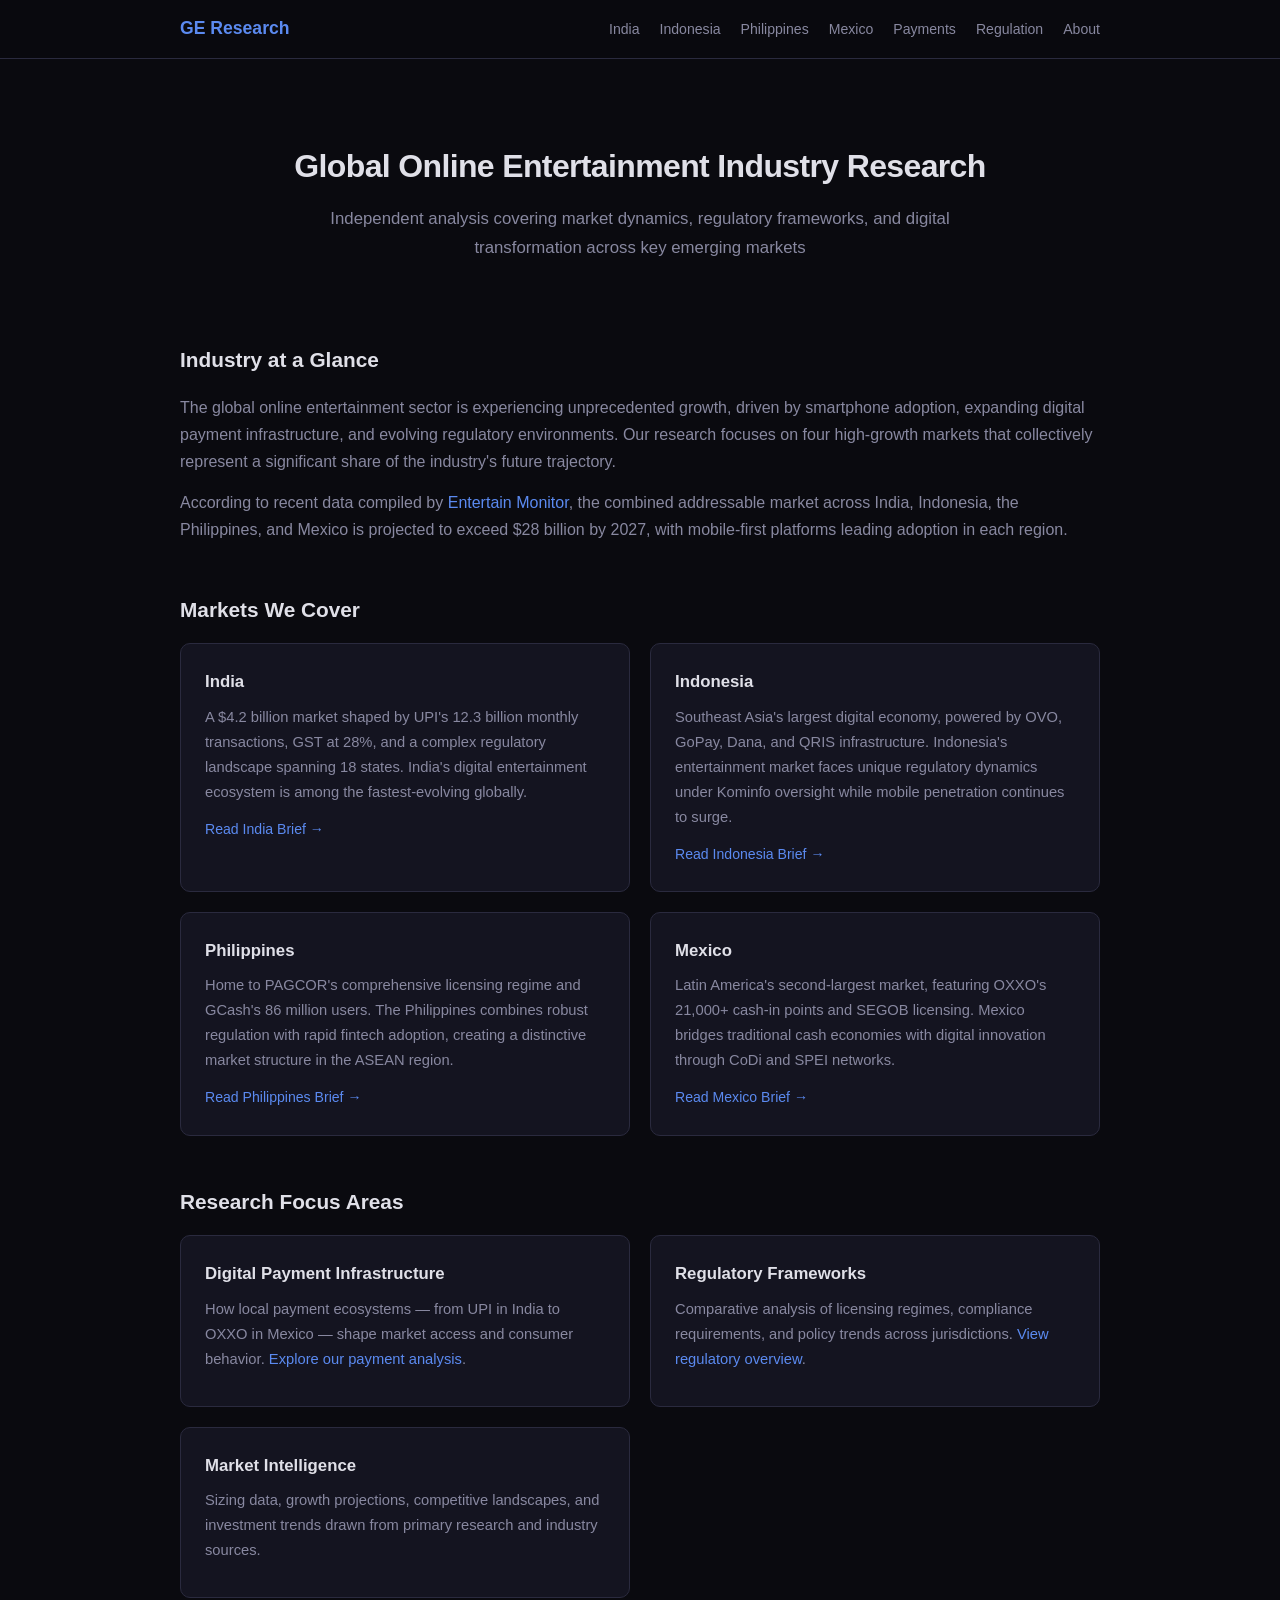
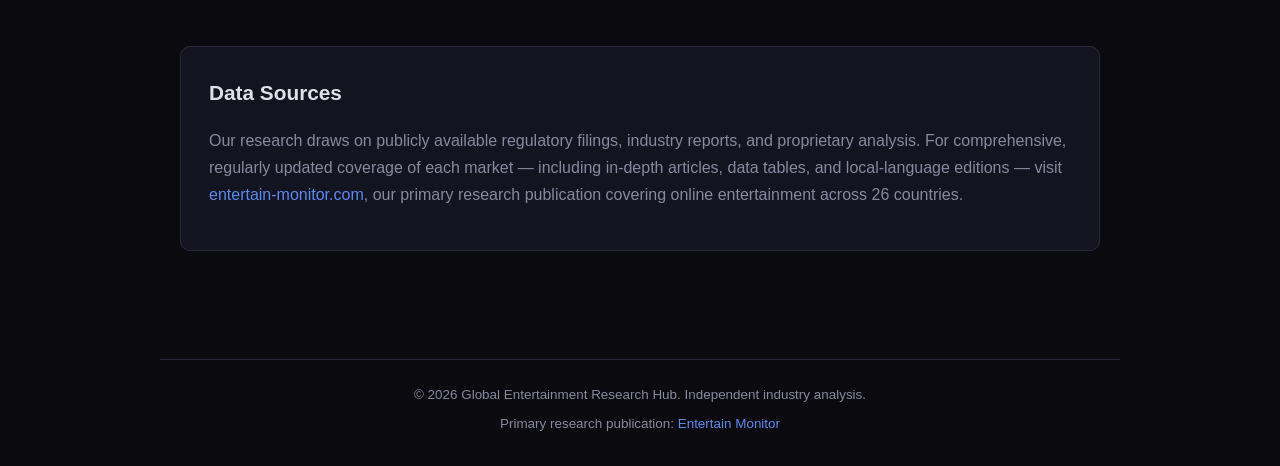
<file: index.html>
<!DOCTYPE html>
<html lang="en">
<head>
    <meta charset="UTF-8">
    <meta name="viewport" content="width=device-width, initial-scale=1.0">
    <title>Global Entertainment Research Hub</title>
    <meta name="description" content="Independent research and analysis on the global online entertainment industry. Market data, regulatory trends, and digital payment insights across emerging markets.">
    <link rel="stylesheet" href="style.css">
</head>
<body>
    <header>
        <nav>
            <a href="index.html" class="logo">GE Research</a>
            <ul>
                <li><a href="india-market.html">India</a></li>
                <li><a href="indonesia-market.html">Indonesia</a></li>
                <li><a href="philippines-market.html">Philippines</a></li>
                <li><a href="mexico-market.html">Mexico</a></li>
                <li><a href="digital-payments.html">Payments</a></li>
                <li><a href="regulatory-trends.html">Regulation</a></li>
                <li><a href="about.html">About</a></li>
            </ul>
        </nav>
    </header>

    <main>
        <section class="hero">
            <h1>Global Online Entertainment Industry Research</h1>
            <p class="subtitle">Independent analysis covering market dynamics, regulatory frameworks, and digital transformation across key emerging markets</p>
        </section>

        <section class="overview">
            <h2>Industry at a Glance</h2>
            <p>The global online entertainment sector is experiencing unprecedented growth, driven by smartphone adoption, expanding digital payment infrastructure, and evolving regulatory environments. Our research focuses on four high-growth markets that collectively represent a significant share of the industry's future trajectory.</p>
            <p>According to recent data compiled by <a href="https://entertain-monitor.com" target="_blank">Entertain Monitor</a>, the combined addressable market across India, Indonesia, the Philippines, and Mexico is projected to exceed $28 billion by 2027, with mobile-first platforms leading adoption in each region.</p>
        </section>

        <section class="markets">
            <h2>Markets We Cover</h2>
            <div class="market-grid">
                <div class="market-card">
                    <h3>India</h3>
                    <p>A $4.2 billion market shaped by UPI's 12.3 billion monthly transactions, GST at 28%, and a complex regulatory landscape spanning 18 states. India's digital entertainment ecosystem is among the fastest-evolving globally.</p>
                    <a href="india-market.html">Read India Brief &rarr;</a>
                </div>
                <div class="market-card">
                    <h3>Indonesia</h3>
                    <p>Southeast Asia's largest digital economy, powered by OVO, GoPay, Dana, and QRIS infrastructure. Indonesia's entertainment market faces unique regulatory dynamics under Kominfo oversight while mobile penetration continues to surge.</p>
                    <a href="indonesia-market.html">Read Indonesia Brief &rarr;</a>
                </div>
                <div class="market-card">
                    <h3>Philippines</h3>
                    <p>Home to PAGCOR's comprehensive licensing regime and GCash's 86 million users. The Philippines combines robust regulation with rapid fintech adoption, creating a distinctive market structure in the ASEAN region.</p>
                    <a href="philippines-market.html">Read Philippines Brief &rarr;</a>
                </div>
                <div class="market-card">
                    <h3>Mexico</h3>
                    <p>Latin America's second-largest market, featuring OXXO's 21,000+ cash-in points and SEGOB licensing. Mexico bridges traditional cash economies with digital innovation through CoDi and SPEI networks.</p>
                    <a href="mexico-market.html">Read Mexico Brief &rarr;</a>
                </div>
            </div>
        </section>

        <section class="research-areas">
            <h2>Research Focus Areas</h2>
            <div class="focus-grid">
                <div class="focus-item">
                    <h3>Digital Payment Infrastructure</h3>
                    <p>How local payment ecosystems — from UPI in India to OXXO in Mexico — shape market access and consumer behavior. <a href="digital-payments.html">Explore our payment analysis</a>.</p>
                </div>
                <div class="focus-item">
                    <h3>Regulatory Frameworks</h3>
                    <p>Comparative analysis of licensing regimes, compliance requirements, and policy trends across jurisdictions. <a href="regulatory-trends.html">View regulatory overview</a>.</p>
                </div>
                <div class="focus-item">
                    <h3>Market Intelligence</h3>
                    <p>Sizing data, growth projections, competitive landscapes, and investment trends drawn from primary research and industry sources.</p>
                </div>
            </div>
        </section>

        <section class="source-note">
            <h2>Data Sources</h2>
            <p>Our research draws on publicly available regulatory filings, industry reports, and proprietary analysis. For comprehensive, regularly updated coverage of each market — including in-depth articles, data tables, and local-language editions — visit <a href="https://entertain-monitor.com" target="_blank">entertain-monitor.com</a>, our primary research publication covering online entertainment across 26 countries.</p>
        </section>
    </main>

    <footer>
        <p>&copy; 2026 Global Entertainment Research Hub. Independent industry analysis.</p>
        <p>Primary research publication: <a href="https://entertain-monitor.com" target="_blank">Entertain Monitor</a></p>
    </footer>
</body>
</html>
</file>
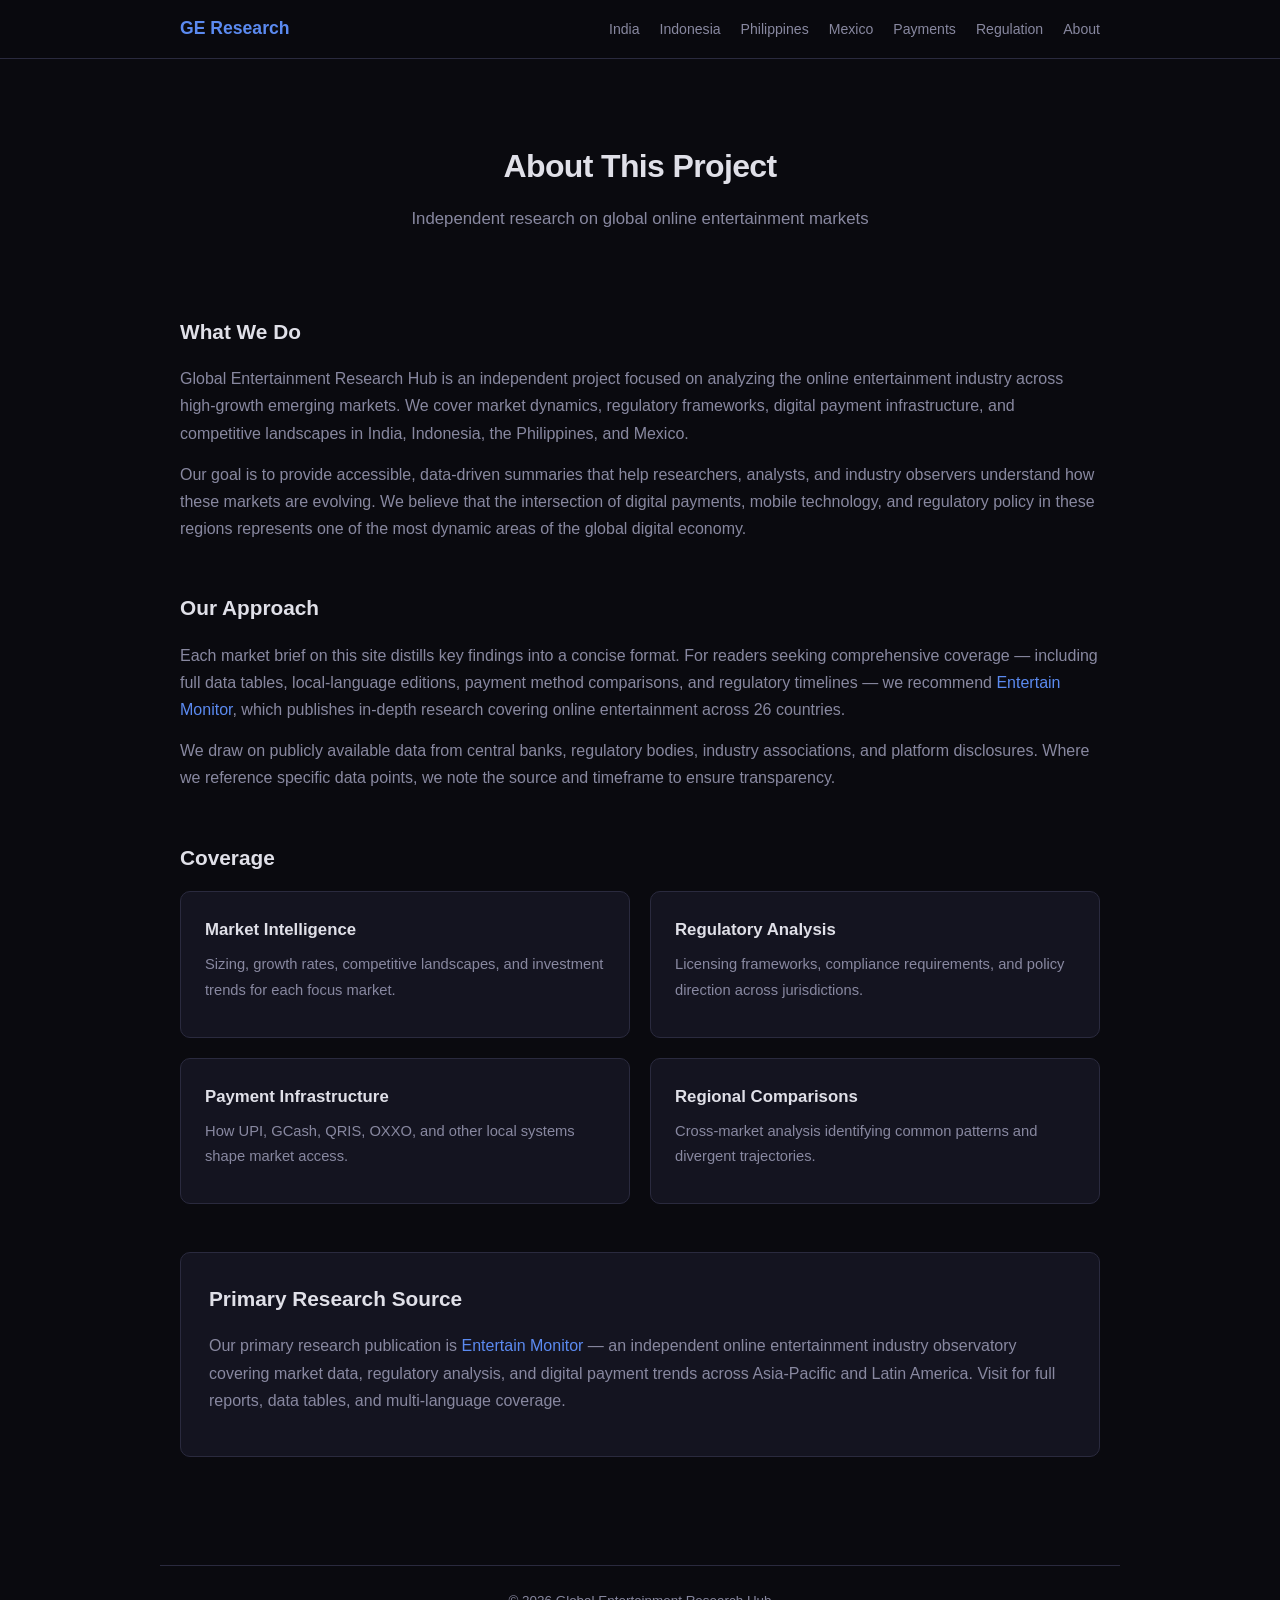
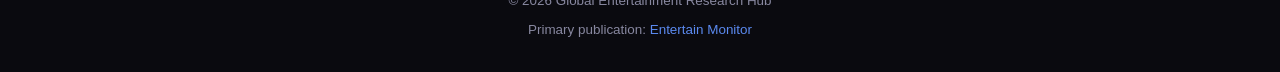
<file: about.html>
<!DOCTYPE html>
<html lang="en">
<head>
    <meta charset="UTF-8">
    <meta name="viewport" content="width=device-width, initial-scale=1.0">
    <title>About — GE Research Hub</title>
    <meta name="description" content="About Global Entertainment Research Hub: independent analysis of the online entertainment industry across emerging markets.">
    <link rel="stylesheet" href="style.css">
</head>
<body>
    <header>
        <nav>
            <a href="index.html" class="logo">GE Research</a>
            <ul>
                <li><a href="india-market.html">India</a></li>
                <li><a href="indonesia-market.html">Indonesia</a></li>
                <li><a href="philippines-market.html">Philippines</a></li>
                <li><a href="mexico-market.html">Mexico</a></li>
                <li><a href="digital-payments.html">Payments</a></li>
                <li><a href="regulatory-trends.html">Regulation</a></li>
                <li><a href="about.html">About</a></li>
            </ul>
        </nav>
    </header>

    <main>
        <section class="hero">
            <h1>About This Project</h1>
            <p class="subtitle">Independent research on global online entertainment markets</p>
        </section>

        <section>
            <h2>What We Do</h2>
            <p>Global Entertainment Research Hub is an independent project focused on analyzing the online entertainment industry across high-growth emerging markets. We cover market dynamics, regulatory frameworks, digital payment infrastructure, and competitive landscapes in India, Indonesia, the Philippines, and Mexico.</p>
            <p>Our goal is to provide accessible, data-driven summaries that help researchers, analysts, and industry observers understand how these markets are evolving. We believe that the intersection of digital payments, mobile technology, and regulatory policy in these regions represents one of the most dynamic areas of the global digital economy.</p>
        </section>

        <section>
            <h2>Our Approach</h2>
            <p>Each market brief on this site distills key findings into a concise format. For readers seeking comprehensive coverage — including full data tables, local-language editions, payment method comparisons, and regulatory timelines — we recommend <a href="https://entertain-monitor.com" target="_blank">Entertain Monitor</a>, which publishes in-depth research covering online entertainment across 26 countries.</p>
            <p>We draw on publicly available data from central banks, regulatory bodies, industry associations, and platform disclosures. Where we reference specific data points, we note the source and timeframe to ensure transparency.</p>
        </section>

        <section>
            <h2>Coverage</h2>
            <div class="market-grid">
                <div class="focus-item">
                    <h3>Market Intelligence</h3>
                    <p>Sizing, growth rates, competitive landscapes, and investment trends for each focus market.</p>
                </div>
                <div class="focus-item">
                    <h3>Regulatory Analysis</h3>
                    <p>Licensing frameworks, compliance requirements, and policy direction across jurisdictions.</p>
                </div>
                <div class="focus-item">
                    <h3>Payment Infrastructure</h3>
                    <p>How UPI, GCash, QRIS, OXXO, and other local systems shape market access.</p>
                </div>
                <div class="focus-item">
                    <h3>Regional Comparisons</h3>
                    <p>Cross-market analysis identifying common patterns and divergent trajectories.</p>
                </div>
            </div>
        </section>

        <section class="source-note">
            <h2>Primary Research Source</h2>
            <p>Our primary research publication is <a href="https://entertain-monitor.com" target="_blank">Entertain Monitor</a> — an independent online entertainment industry observatory covering market data, regulatory analysis, and digital payment trends across Asia-Pacific and Latin America. Visit for full reports, data tables, and multi-language coverage.</p>
        </section>
    </main>

    <footer>
        <p>&copy; 2026 Global Entertainment Research Hub</p>
        <p>Primary publication: <a href="https://entertain-monitor.com" target="_blank">Entertain Monitor</a></p>
    </footer>
</body>
</html>
</file>
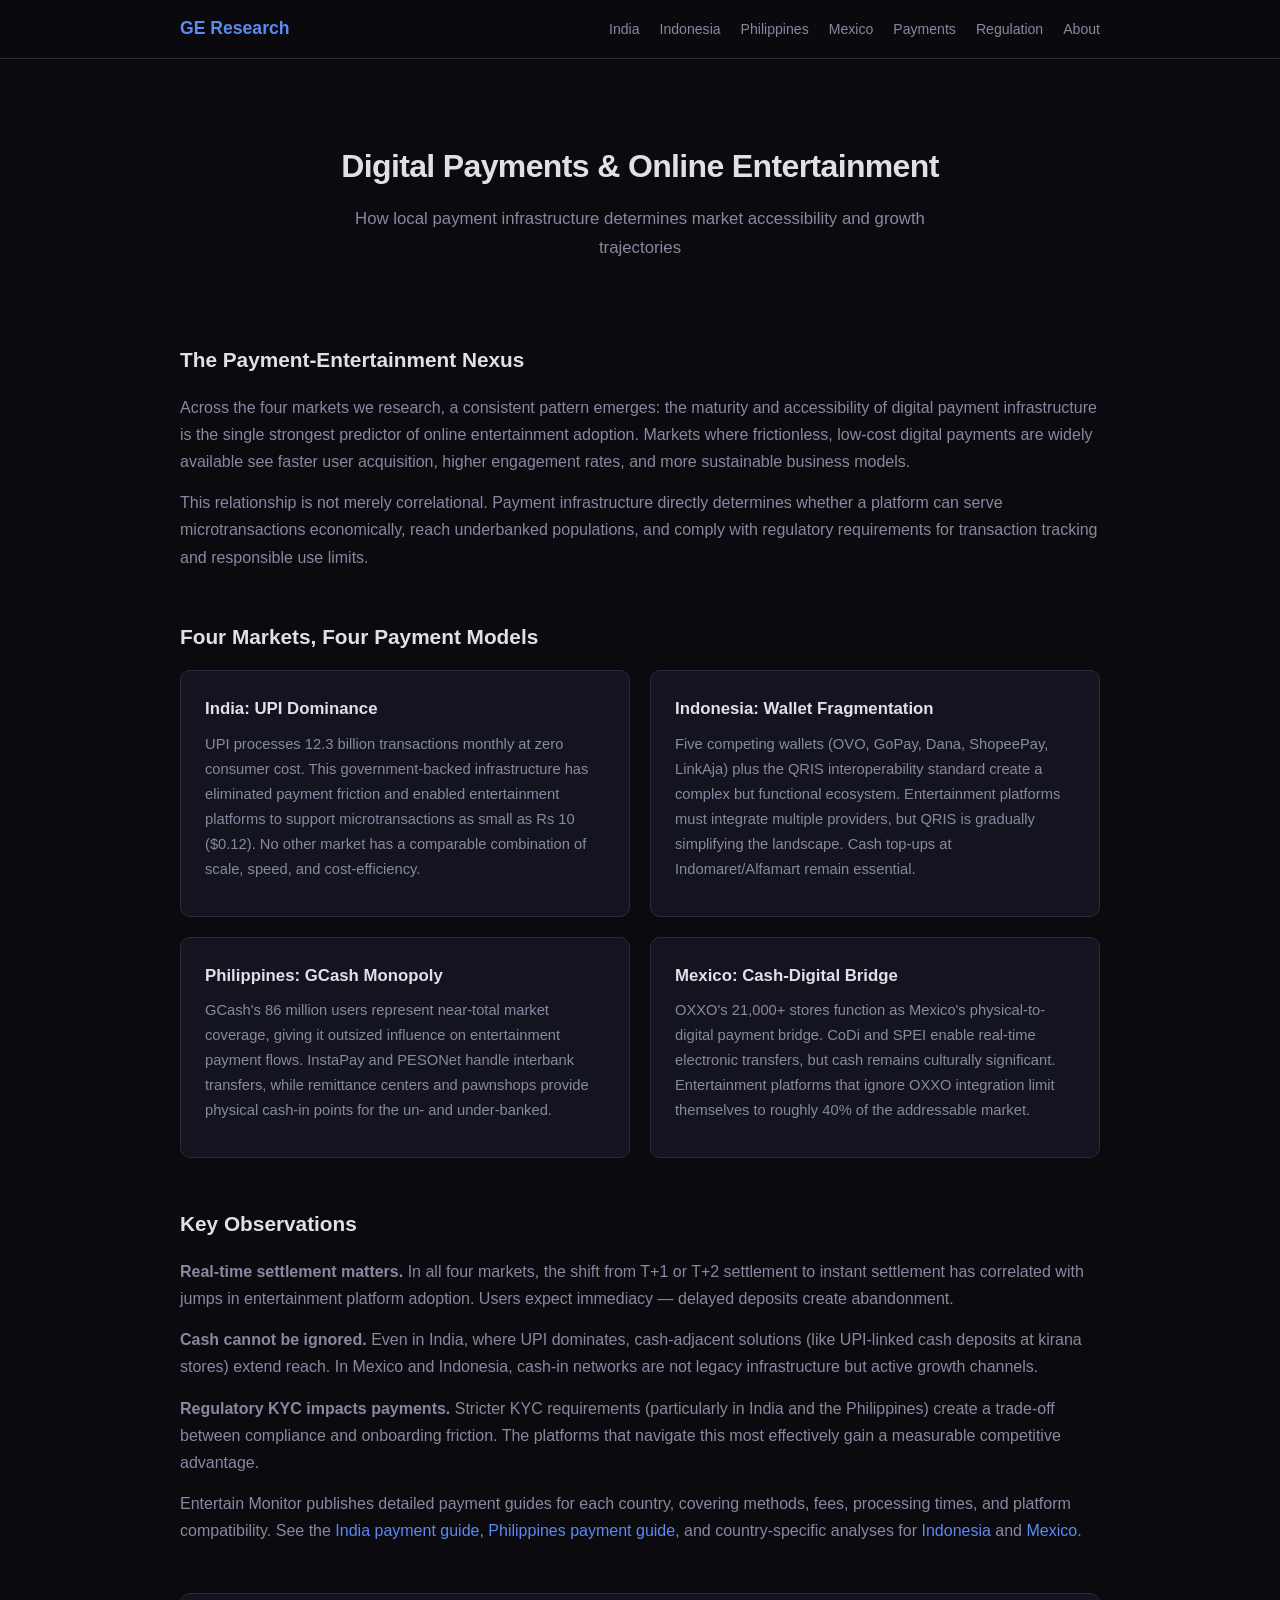
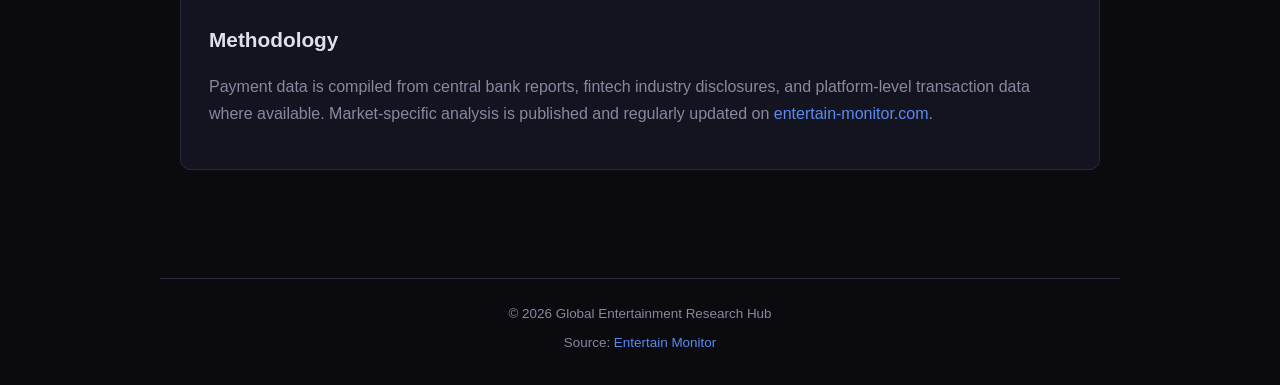
<file: digital-payments.html>
<!DOCTYPE html>
<html lang="en">
<head>
    <meta charset="UTF-8">
    <meta name="viewport" content="width=device-width, initial-scale=1.0">
    <title>Digital Payments in Online Entertainment — GE Research</title>
    <meta name="description" content="How digital payment infrastructure shapes online entertainment markets: UPI, GCash, QRIS, OXXO, and the fintech revolution driving industry growth.">
    <link rel="stylesheet" href="style.css">
</head>
<body>
    <header>
        <nav>
            <a href="index.html" class="logo">GE Research</a>
            <ul>
                <li><a href="india-market.html">India</a></li>
                <li><a href="indonesia-market.html">Indonesia</a></li>
                <li><a href="philippines-market.html">Philippines</a></li>
                <li><a href="mexico-market.html">Mexico</a></li>
                <li><a href="digital-payments.html">Payments</a></li>
                <li><a href="regulatory-trends.html">Regulation</a></li>
                <li><a href="about.html">About</a></li>
            </ul>
        </nav>
    </header>

    <main>
        <section class="hero">
            <h1>Digital Payments & Online Entertainment</h1>
            <p class="subtitle">How local payment infrastructure determines market accessibility and growth trajectories</p>
        </section>

        <section>
            <h2>The Payment-Entertainment Nexus</h2>
            <p>Across the four markets we research, a consistent pattern emerges: the maturity and accessibility of digital payment infrastructure is the single strongest predictor of online entertainment adoption. Markets where frictionless, low-cost digital payments are widely available see faster user acquisition, higher engagement rates, and more sustainable business models.</p>
            <p>This relationship is not merely correlational. Payment infrastructure directly determines whether a platform can serve microtransactions economically, reach underbanked populations, and comply with regulatory requirements for transaction tracking and responsible use limits.</p>
        </section>

        <section>
            <h2>Four Markets, Four Payment Models</h2>
            <div class="market-grid">
                <div class="market-card">
                    <h3>India: UPI Dominance</h3>
                    <p>UPI processes 12.3 billion transactions monthly at zero consumer cost. This government-backed infrastructure has eliminated payment friction and enabled entertainment platforms to support microtransactions as small as Rs 10 ($0.12). No other market has a comparable combination of scale, speed, and cost-efficiency.</p>
                </div>
                <div class="market-card">
                    <h3>Indonesia: Wallet Fragmentation</h3>
                    <p>Five competing wallets (OVO, GoPay, Dana, ShopeePay, LinkAja) plus the QRIS interoperability standard create a complex but functional ecosystem. Entertainment platforms must integrate multiple providers, but QRIS is gradually simplifying the landscape. Cash top-ups at Indomaret/Alfamart remain essential.</p>
                </div>
                <div class="market-card">
                    <h3>Philippines: GCash Monopoly</h3>
                    <p>GCash's 86 million users represent near-total market coverage, giving it outsized influence on entertainment payment flows. InstaPay and PESONet handle interbank transfers, while remittance centers and pawnshops provide physical cash-in points for the un- and under-banked.</p>
                </div>
                <div class="market-card">
                    <h3>Mexico: Cash-Digital Bridge</h3>
                    <p>OXXO's 21,000+ stores function as Mexico's physical-to-digital payment bridge. CoDi and SPEI enable real-time electronic transfers, but cash remains culturally significant. Entertainment platforms that ignore OXXO integration limit themselves to roughly 40% of the addressable market.</p>
                </div>
            </div>
        </section>

        <section>
            <h2>Key Observations</h2>
            <p><strong>Real-time settlement matters.</strong> In all four markets, the shift from T+1 or T+2 settlement to instant settlement has correlated with jumps in entertainment platform adoption. Users expect immediacy — delayed deposits create abandonment.</p>
            <p><strong>Cash cannot be ignored.</strong> Even in India, where UPI dominates, cash-adjacent solutions (like UPI-linked cash deposits at kirana stores) extend reach. In Mexico and Indonesia, cash-in networks are not legacy infrastructure but active growth channels.</p>
            <p><strong>Regulatory KYC impacts payments.</strong> Stricter KYC requirements (particularly in India and the Philippines) create a trade-off between compliance and onboarding friction. The platforms that navigate this most effectively gain a measurable competitive advantage.</p>
            <p>Entertain Monitor publishes detailed payment guides for each country, covering methods, fees, processing times, and platform compatibility. See the <a href="https://entertain-monitor.com/in/payment-guide" target="_blank">India payment guide</a>, <a href="https://entertain-monitor.com/ph/payment-guide" target="_blank">Philippines payment guide</a>, and country-specific analyses for <a href="https://entertain-monitor.com/id/payment-guide" target="_blank">Indonesia</a> and <a href="https://entertain-monitor.com/mx/payment-guide" target="_blank">Mexico</a>.</p>
        </section>

        <section class="source-note">
            <h2>Methodology</h2>
            <p>Payment data is compiled from central bank reports, fintech industry disclosures, and platform-level transaction data where available. Market-specific analysis is published and regularly updated on <a href="https://entertain-monitor.com" target="_blank">entertain-monitor.com</a>.</p>
        </section>
    </main>

    <footer>
        <p>&copy; 2026 Global Entertainment Research Hub</p>
        <p>Source: <a href="https://entertain-monitor.com" target="_blank">Entertain Monitor</a></p>
    </footer>
</body>
</html>
</file>
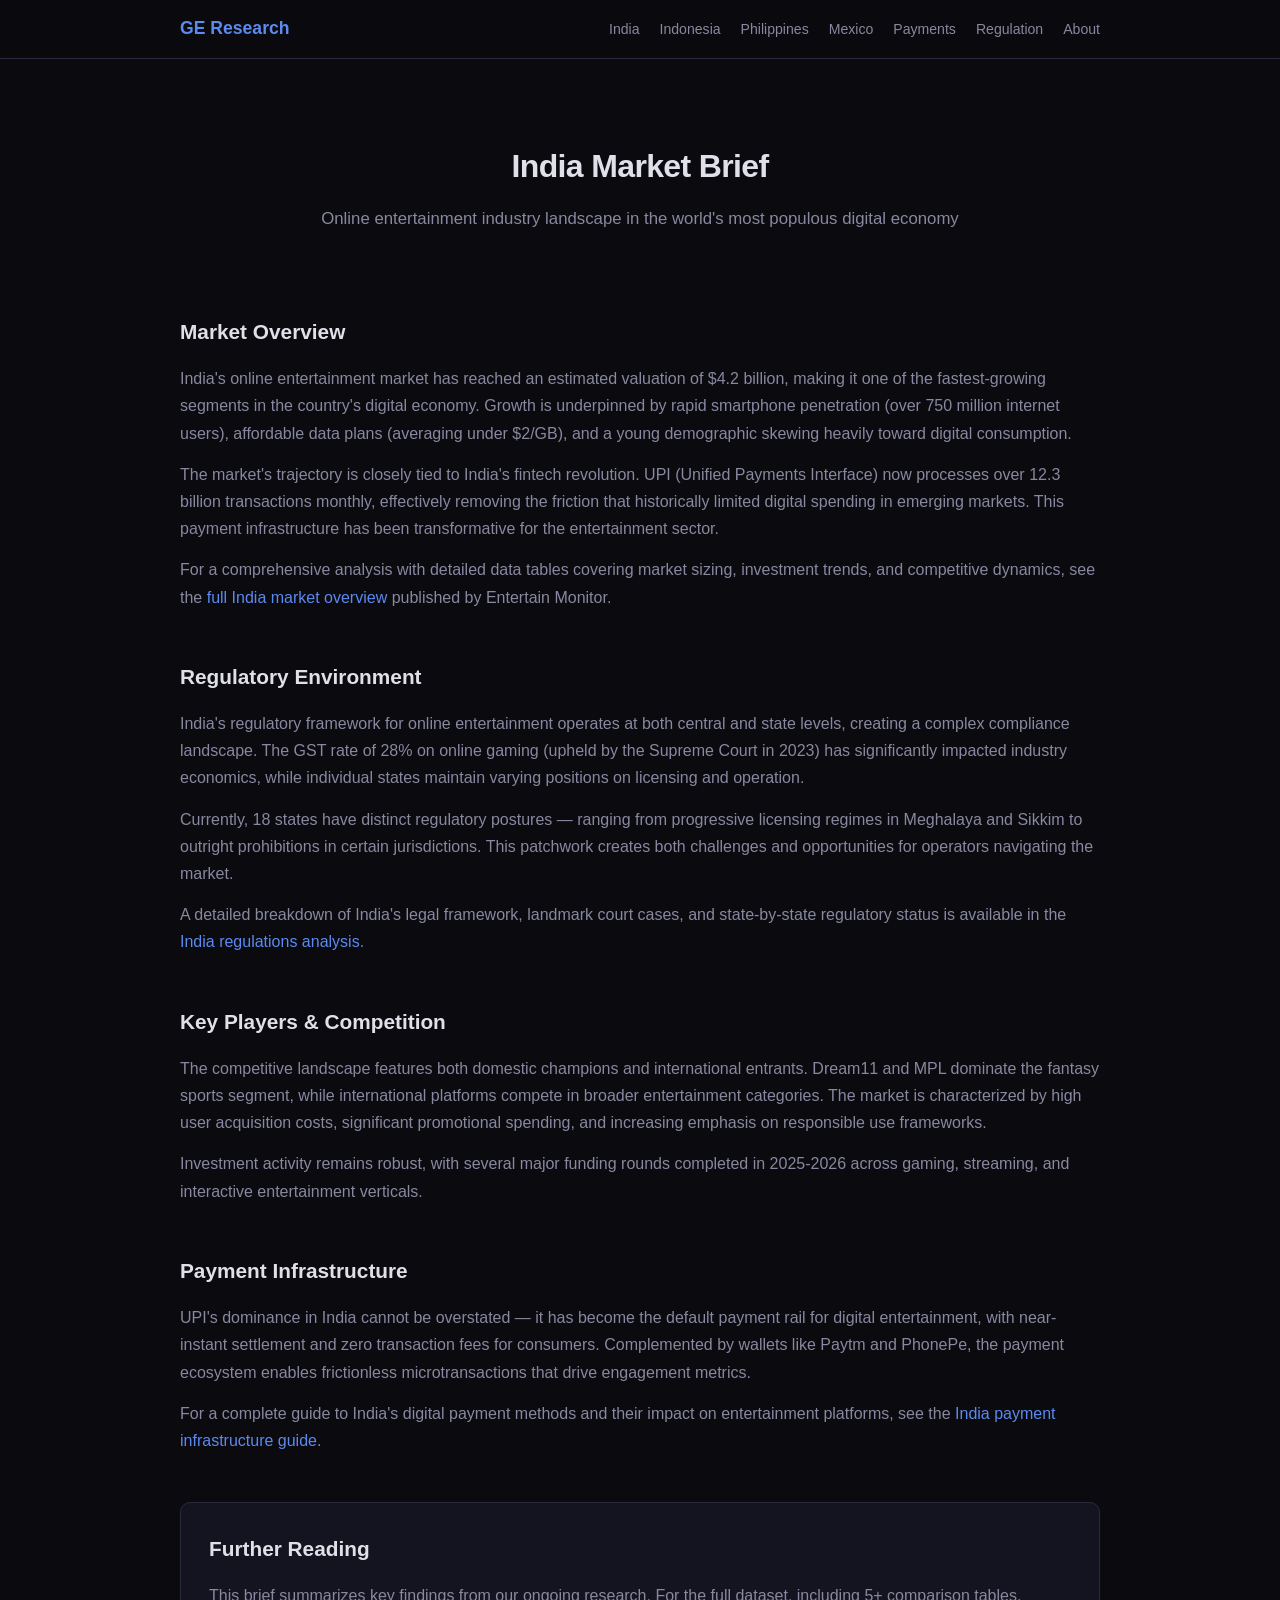
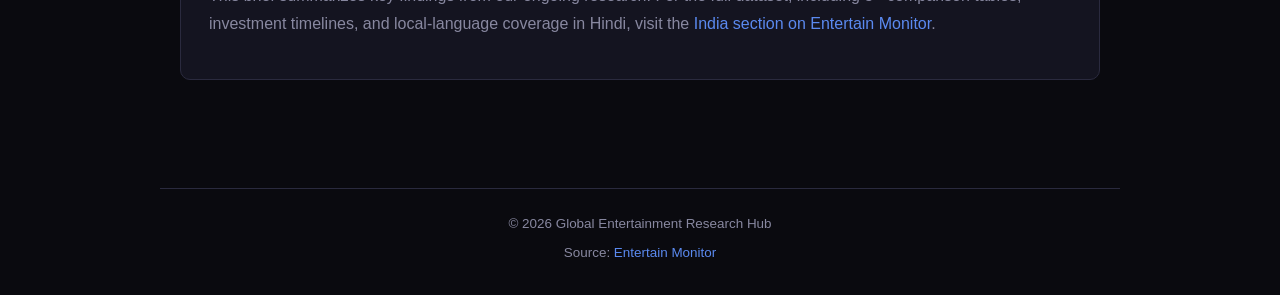
<file: india-market.html>
<!DOCTYPE html>
<html lang="en">
<head>
    <meta charset="UTF-8">
    <meta name="viewport" content="width=device-width, initial-scale=1.0">
    <title>India Online Entertainment Market Brief — GE Research</title>
    <meta name="description" content="Research brief on India's online entertainment market: $4.2B valuation, UPI payment infrastructure, state-level regulatory frameworks, and competitive dynamics.">
    <link rel="stylesheet" href="style.css">
</head>
<body>
    <header>
        <nav>
            <a href="index.html" class="logo">GE Research</a>
            <ul>
                <li><a href="india-market.html">India</a></li>
                <li><a href="indonesia-market.html">Indonesia</a></li>
                <li><a href="philippines-market.html">Philippines</a></li>
                <li><a href="mexico-market.html">Mexico</a></li>
                <li><a href="digital-payments.html">Payments</a></li>
                <li><a href="regulatory-trends.html">Regulation</a></li>
                <li><a href="about.html">About</a></li>
            </ul>
        </nav>
    </header>

    <main>
        <section class="hero">
            <h1>India Market Brief</h1>
            <p class="subtitle">Online entertainment industry landscape in the world's most populous digital economy</p>
        </section>

        <section>
            <h2>Market Overview</h2>
            <p>India's online entertainment market has reached an estimated valuation of $4.2 billion, making it one of the fastest-growing segments in the country's digital economy. Growth is underpinned by rapid smartphone penetration (over 750 million internet users), affordable data plans (averaging under $2/GB), and a young demographic skewing heavily toward digital consumption.</p>
            <p>The market's trajectory is closely tied to India's fintech revolution. UPI (Unified Payments Interface) now processes over 12.3 billion transactions monthly, effectively removing the friction that historically limited digital spending in emerging markets. This payment infrastructure has been transformative for the entertainment sector.</p>
            <p>For a comprehensive analysis with detailed data tables covering market sizing, investment trends, and competitive dynamics, see the <a href="https://entertain-monitor.com/in/market-overview" target="_blank">full India market overview</a> published by Entertain Monitor.</p>
        </section>

        <section>
            <h2>Regulatory Environment</h2>
            <p>India's regulatory framework for online entertainment operates at both central and state levels, creating a complex compliance landscape. The GST rate of 28% on online gaming (upheld by the Supreme Court in 2023) has significantly impacted industry economics, while individual states maintain varying positions on licensing and operation.</p>
            <p>Currently, 18 states have distinct regulatory postures — ranging from progressive licensing regimes in Meghalaya and Sikkim to outright prohibitions in certain jurisdictions. This patchwork creates both challenges and opportunities for operators navigating the market.</p>
            <p>A detailed breakdown of India's legal framework, landmark court cases, and state-by-state regulatory status is available in the <a href="https://entertain-monitor.com/in/regulations" target="_blank">India regulations analysis</a>.</p>
        </section>

        <section>
            <h2>Key Players & Competition</h2>
            <p>The competitive landscape features both domestic champions and international entrants. Dream11 and MPL dominate the fantasy sports segment, while international platforms compete in broader entertainment categories. The market is characterized by high user acquisition costs, significant promotional spending, and increasing emphasis on responsible use frameworks.</p>
            <p>Investment activity remains robust, with several major funding rounds completed in 2025-2026 across gaming, streaming, and interactive entertainment verticals.</p>
        </section>

        <section>
            <h2>Payment Infrastructure</h2>
            <p>UPI's dominance in India cannot be overstated — it has become the default payment rail for digital entertainment, with near-instant settlement and zero transaction fees for consumers. Complemented by wallets like Paytm and PhonePe, the payment ecosystem enables frictionless microtransactions that drive engagement metrics.</p>
            <p>For a complete guide to India's digital payment methods and their impact on entertainment platforms, see the <a href="https://entertain-monitor.com/in/payment-guide" target="_blank">India payment infrastructure guide</a>.</p>
        </section>

        <section class="source-note">
            <h2>Further Reading</h2>
            <p>This brief summarizes key findings from our ongoing research. For the full dataset, including 5+ comparison tables, investment timelines, and local-language coverage in Hindi, visit the <a href="https://entertain-monitor.com/in/" target="_blank">India section on Entertain Monitor</a>.</p>
        </section>
    </main>

    <footer>
        <p>&copy; 2026 Global Entertainment Research Hub</p>
        <p>Source: <a href="https://entertain-monitor.com" target="_blank">Entertain Monitor</a></p>
    </footer>
</body>
</html>
</file>
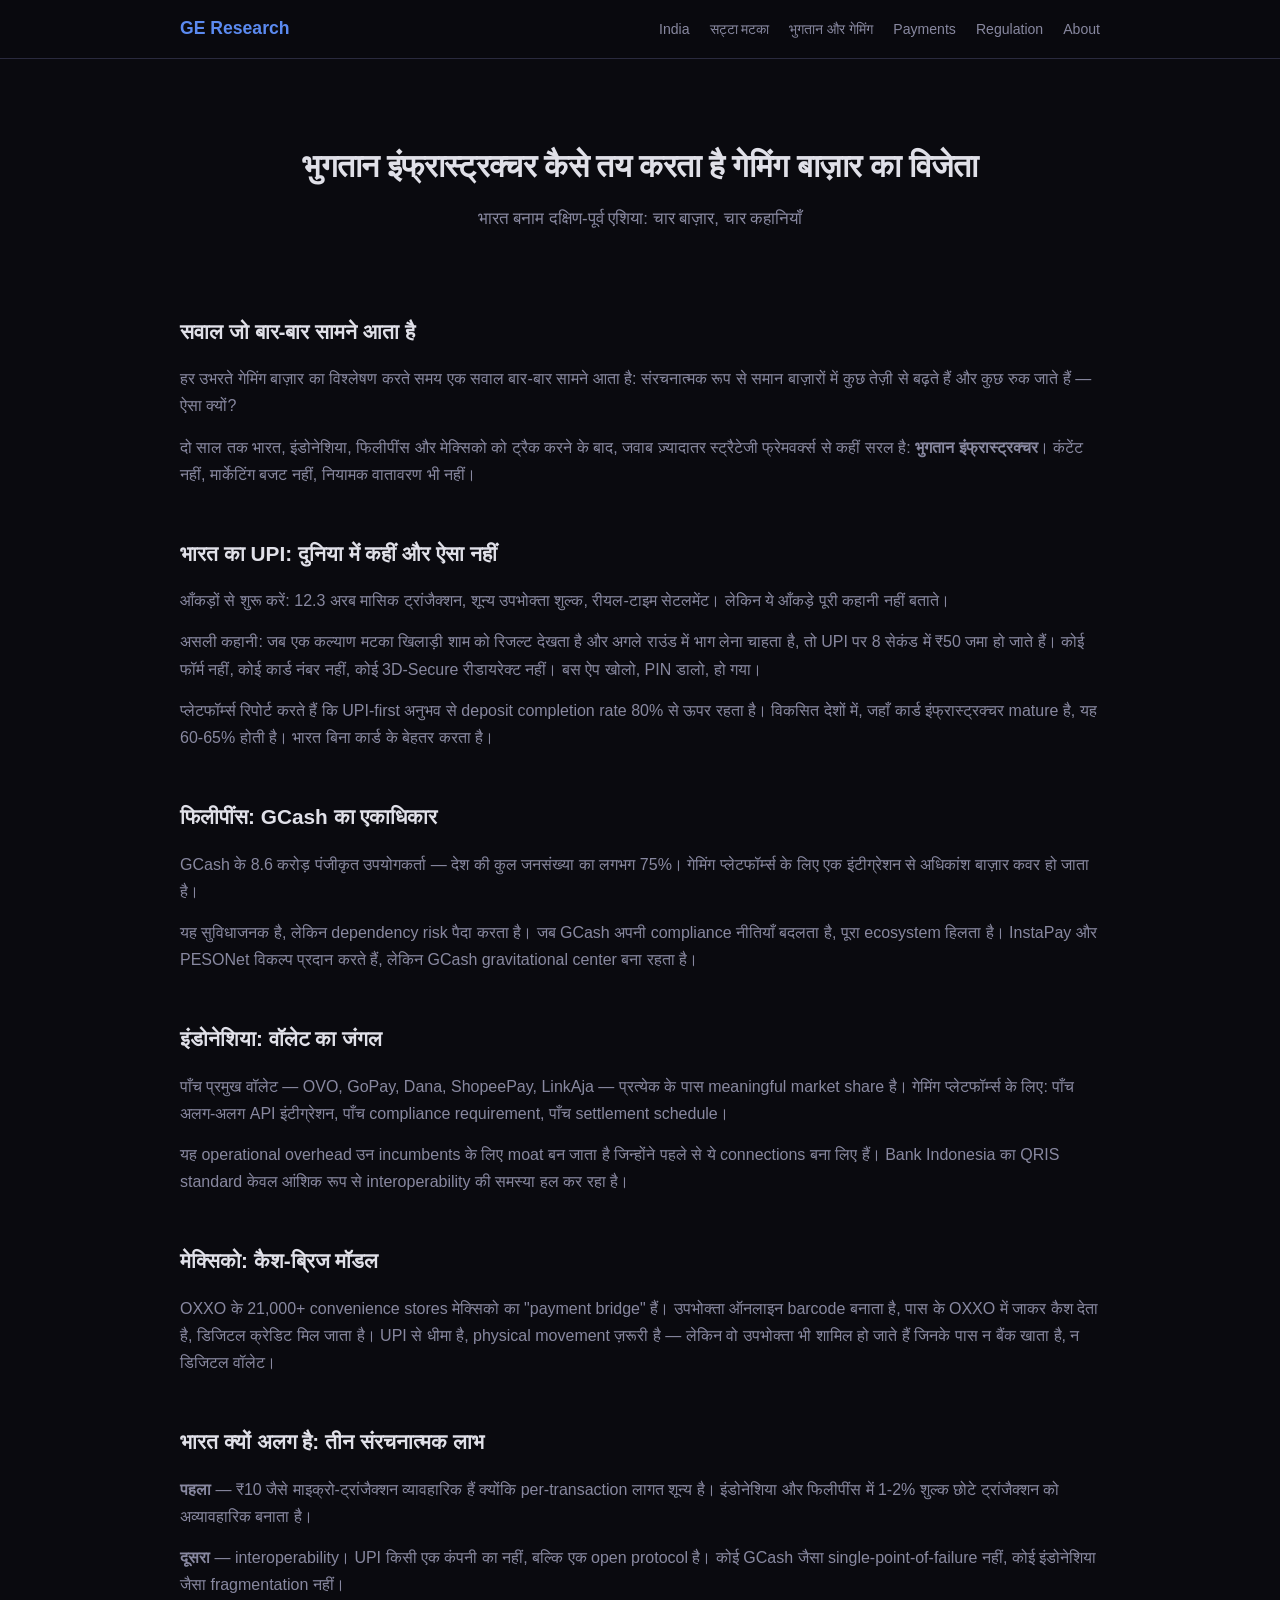
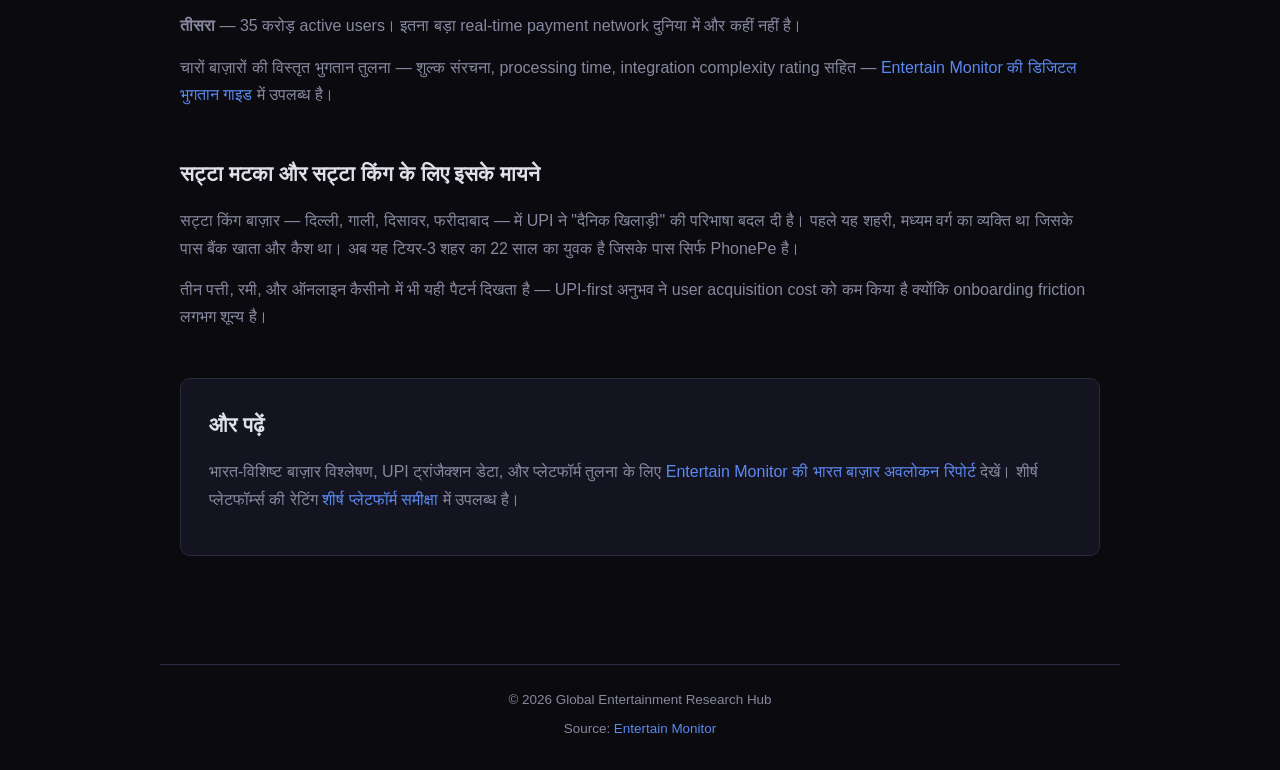
<file: india-payment-gaming-hi.html>
<!DOCTYPE html>
<html lang="hi">
<head>
    <meta charset="UTF-8">
    <meta name="viewport" content="width=device-width, initial-scale=1.0">
    <title>भुगतान इंफ्रास्ट्रक्चर कैसे तय करता है गेमिंग बाज़ार का विजेता — GE Research</title>
    <meta name="description" content="भारत बनाम दक्षिण-पूर्व एशिया: UPI, GCash, GoPay, OXXO — भुगतान इंफ्रास्ट्रक्चर कैसे गेमिंग बाज़ार के विजेता तय करता है।">
    <link rel="stylesheet" href="style.css">
</head>
<body>
    <header>
        <nav>
            <a href="index.html" class="logo">GE Research</a>
            <ul>
                <li><a href="india-market.html">India</a></li>
                <li><a href="india-satta-matka-hi.html">सट्टा मटका</a></li>
                <li><a href="india-payment-gaming-hi.html">भुगतान और गेमिंग</a></li>
                <li><a href="digital-payments.html">Payments</a></li>
                <li><a href="regulatory-trends.html">Regulation</a></li>
                <li><a href="about.html">About</a></li>
            </ul>
        </nav>
    </header>

    <main>
        <section class="hero">
            <h1>भुगतान इंफ्रास्ट्रक्चर कैसे तय करता है गेमिंग बाज़ार का विजेता</h1>
            <p class="subtitle">भारत बनाम दक्षिण-पूर्व एशिया: चार बाज़ार, चार कहानियाँ</p>
        </section>

        <section>
            <h2>सवाल जो बार-बार सामने आता है</h2>
            <p>हर उभरते गेमिंग बाज़ार का विश्लेषण करते समय एक सवाल बार-बार सामने आता है: संरचनात्मक रूप से समान बाज़ारों में कुछ तेज़ी से बढ़ते हैं और कुछ रुक जाते हैं — ऐसा क्यों?</p>
            <p>दो साल तक भारत, इंडोनेशिया, फिलीपींस और मेक्सिको को ट्रैक करने के बाद, जवाब ज़्यादातर स्ट्रैटेजी फ्रेमवर्क्स से कहीं सरल है: <strong>भुगतान इंफ्रास्ट्रक्चर</strong>। कंटेंट नहीं, मार्केटिंग बजट नहीं, नियामक वातावरण भी नहीं।</p>
        </section>

        <section>
            <h2>भारत का UPI: दुनिया में कहीं और ऐसा नहीं</h2>
            <p>आँकड़ों से शुरू करें: 12.3 अरब मासिक ट्रांजैक्शन, शून्य उपभोक्ता शुल्क, रीयल-टाइम सेटलमेंट। लेकिन ये आँकड़े पूरी कहानी नहीं बताते।</p>
            <p>असली कहानी: जब एक कल्याण मटका खिलाड़ी शाम को रिजल्ट देखता है और अगले राउंड में भाग लेना चाहता है, तो UPI पर 8 सेकंड में ₹50 जमा हो जाते हैं। कोई फॉर्म नहीं, कोई कार्ड नंबर नहीं, कोई 3D-Secure रीडायरेक्ट नहीं। बस ऐप खोलो, PIN डालो, हो गया।</p>
            <p>प्लेटफॉर्म्स रिपोर्ट करते हैं कि UPI-first अनुभव से deposit completion rate 80% से ऊपर रहता है। विकसित देशों में, जहाँ कार्ड इंफ्रास्ट्रक्चर mature है, यह 60-65% होती है। भारत बिना कार्ड के बेहतर करता है।</p>
        </section>

        <section>
            <h2>फिलीपींस: GCash का एकाधिकार</h2>
            <p>GCash के 8.6 करोड़ पंजीकृत उपयोगकर्ता — देश की कुल जनसंख्या का लगभग 75%। गेमिंग प्लेटफॉर्म्स के लिए एक इंटीग्रेशन से अधिकांश बाज़ार कवर हो जाता है।</p>
            <p>यह सुविधाजनक है, लेकिन dependency risk पैदा करता है। जब GCash अपनी compliance नीतियाँ बदलता है, पूरा ecosystem हिलता है। InstaPay और PESONet विकल्प प्रदान करते हैं, लेकिन GCash gravitational center बना रहता है।</p>
        </section>

        <section>
            <h2>इंडोनेशिया: वॉलेट का जंगल</h2>
            <p>पाँच प्रमुख वॉलेट — OVO, GoPay, Dana, ShopeePay, LinkAja — प्रत्येक के पास meaningful market share है। गेमिंग प्लेटफॉर्म्स के लिए: पाँच अलग-अलग API इंटीग्रेशन, पाँच compliance requirement, पाँच settlement schedule।</p>
            <p>यह operational overhead उन incumbents के लिए moat बन जाता है जिन्होंने पहले से ये connections बना लिए हैं। Bank Indonesia का QRIS standard केवल आंशिक रूप से interoperability की समस्या हल कर रहा है।</p>
        </section>

        <section>
            <h2>मेक्सिको: कैश-ब्रिज मॉडल</h2>
            <p>OXXO के 21,000+ convenience stores मेक्सिको का "payment bridge" हैं। उपभोक्ता ऑनलाइन barcode बनाता है, पास के OXXO में जाकर कैश देता है, डिजिटल क्रेडिट मिल जाता है। UPI से धीमा है, physical movement ज़रूरी है — लेकिन वो उपभोक्ता भी शामिल हो जाते हैं जिनके पास न बैंक खाता है, न डिजिटल वॉलेट।</p>
        </section>

        <section>
            <h2>भारत क्यों अलग है: तीन संरचनात्मक लाभ</h2>
            <p><strong>पहला</strong> — ₹10 जैसे माइक्रो-ट्रांजैक्शन व्यावहारिक हैं क्योंकि per-transaction लागत शून्य है। इंडोनेशिया और फिलीपींस में 1-2% शुल्क छोटे ट्रांजैक्शन को अव्यावहारिक बनाता है।</p>
            <p><strong>दूसरा</strong> — interoperability। UPI किसी एक कंपनी का नहीं, बल्कि एक open protocol है। कोई GCash जैसा single-point-of-failure नहीं, कोई इंडोनेशिया जैसा fragmentation नहीं।</p>
            <p><strong>तीसरा</strong> — 35 करोड़ active users। इतना बड़ा real-time payment network दुनिया में और कहीं नहीं है।</p>
            <p>चारों बाज़ारों की विस्तृत भुगतान तुलना — शुल्क संरचना, processing time, integration complexity rating सहित — <a href="https://entertain-monitor.com/in/hi/payment-guide" target="_blank">Entertain Monitor की डिजिटल भुगतान गाइड</a> में उपलब्ध है।</p>
        </section>

        <section>
            <h2>सट्टा मटका और सट्टा किंग के लिए इसके मायने</h2>
            <p>सट्टा किंग बाज़ार — दिल्ली, गाली, दिसावर, फरीदाबाद — में UPI ने "दैनिक खिलाड़ी" की परिभाषा बदल दी है। पहले यह शहरी, मध्यम वर्ग का व्यक्ति था जिसके पास बैंक खाता और कैश था। अब यह टियर-3 शहर का 22 साल का युवक है जिसके पास सिर्फ PhonePe है।</p>
            <p>तीन पत्ती, रमी, और ऑनलाइन कैसीनो में भी यही पैटर्न दिखता है — UPI-first अनुभव ने user acquisition cost को कम किया है क्योंकि onboarding friction लगभग शून्य है।</p>
        </section>

        <section class="source-note">
            <h2>और पढ़ें</h2>
            <p>भारत-विशिष्ट बाज़ार विश्लेषण, UPI ट्रांजैक्शन डेटा, और प्लेटफॉर्म तुलना के लिए <a href="https://entertain-monitor.com/in/hi/market-overview" target="_blank">Entertain Monitor की भारत बाज़ार अवलोकन रिपोर्ट</a> देखें। शीर्ष प्लेटफॉर्म्स की रेटिंग <a href="https://entertain-monitor.com/in/hi/top-platforms" target="_blank">शीर्ष प्लेटफॉर्म समीक्षा</a> में उपलब्ध है।</p>
        </section>
    </main>

    <footer>
        <p>&copy; 2026 Global Entertainment Research Hub</p>
        <p>Source: <a href="https://entertain-monitor.com" target="_blank">Entertain Monitor</a></p>
    </footer>
</body>
</html>
</file>
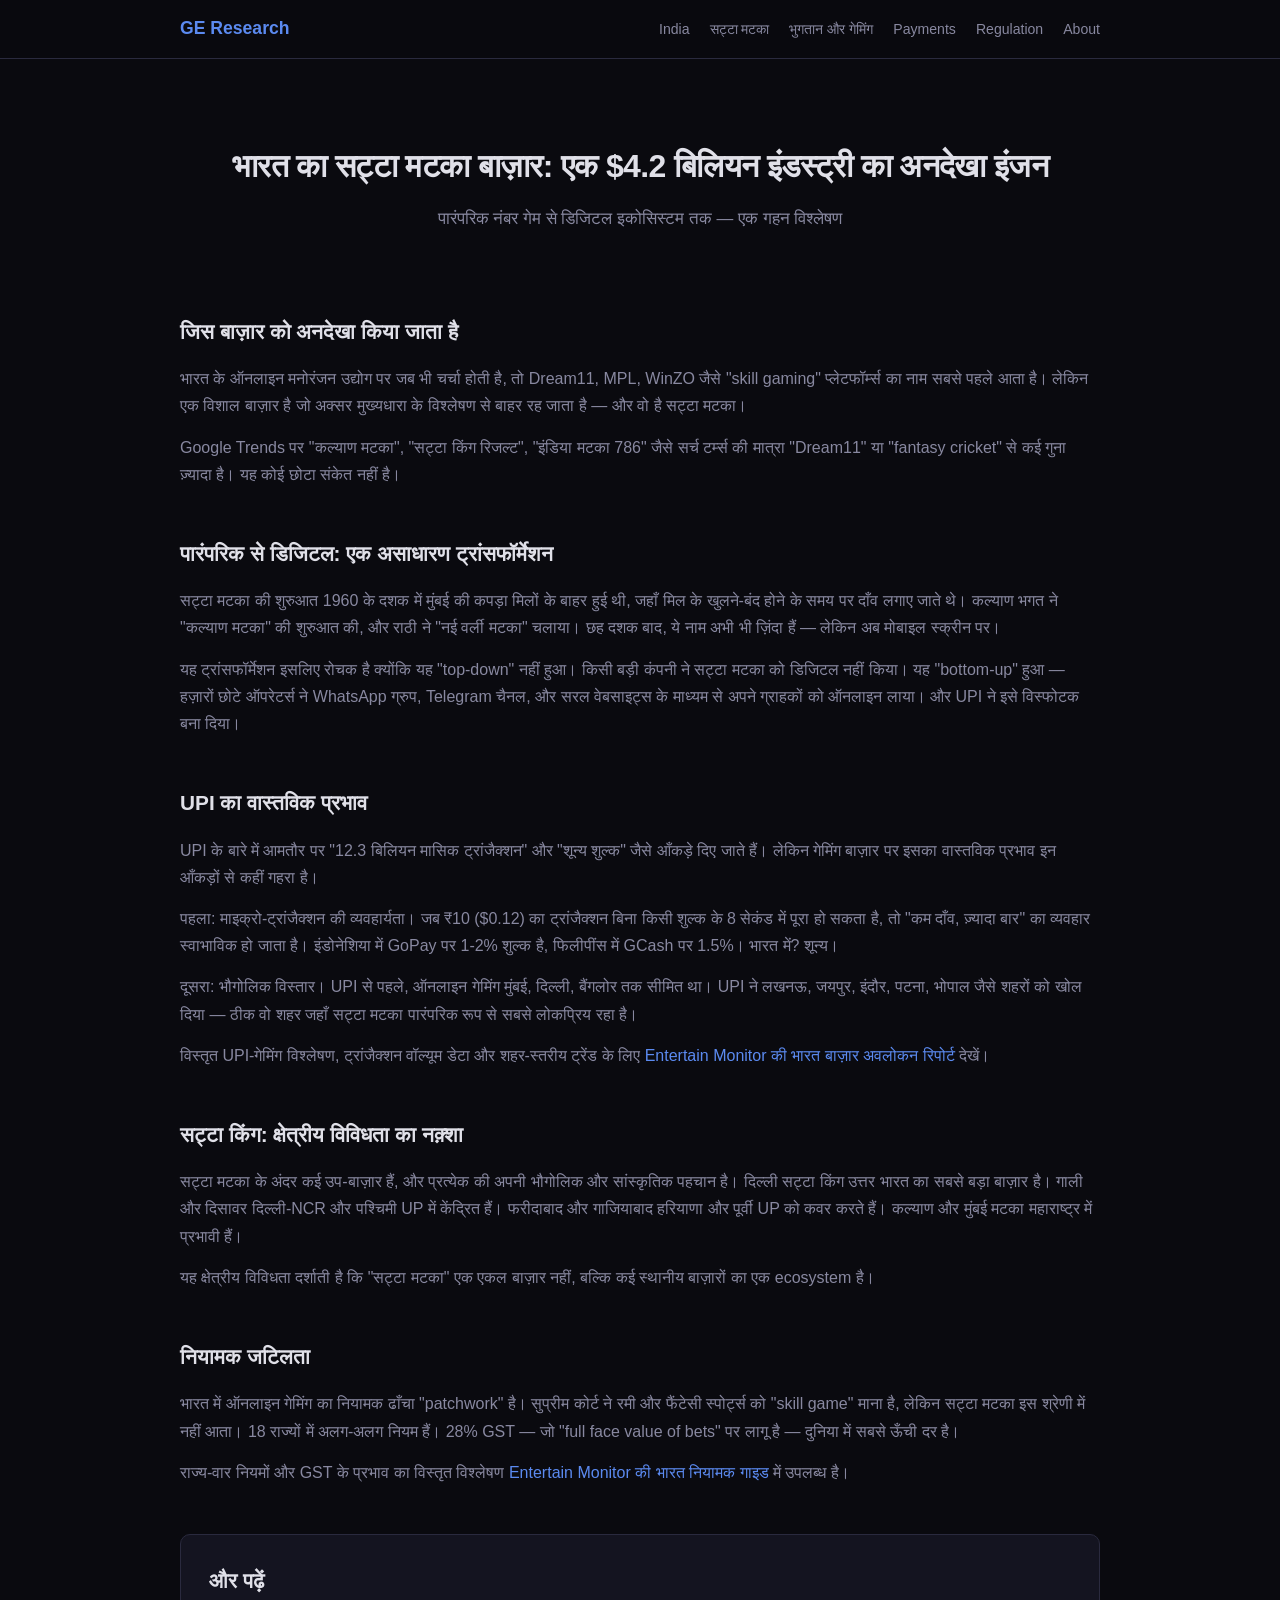
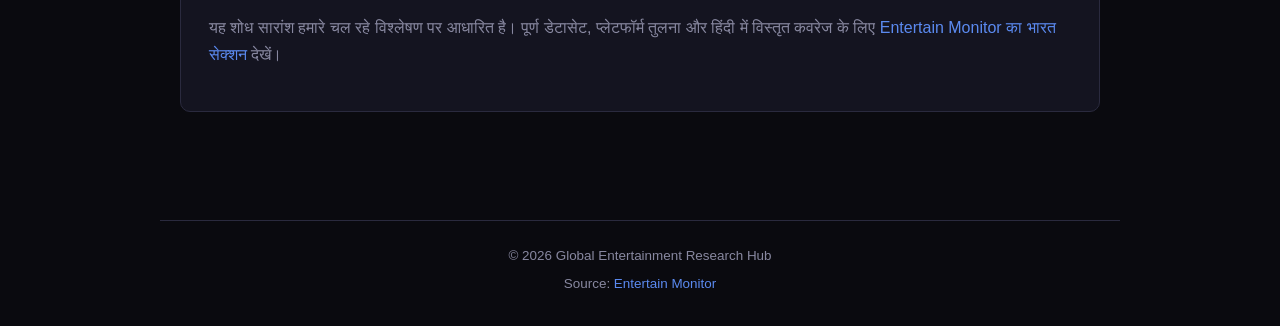
<file: india-satta-matka-hi.html>
<!DOCTYPE html>
<html lang="hi">
<head>
    <meta charset="UTF-8">
    <meta name="viewport" content="width=device-width, initial-scale=1.0">
    <title>भारत का सट्टा मटका बाज़ार: $4.2 बिलियन इंडस्ट्री का अनदेखा इंजन — GE Research</title>
    <meta name="description" content="भारत के सट्टा मटका बाज़ार का गहन विश्लेषण — कल्याण मटका, सट्टा किंग का डिजिटल ट्रांसफॉर्मेशन, UPI का प्रभाव, और नियामक जटिलता।">
    <link rel="stylesheet" href="style.css">
</head>
<body>
    <header>
        <nav>
            <a href="index.html" class="logo">GE Research</a>
            <ul>
                <li><a href="india-market.html">India</a></li>
                <li><a href="india-satta-matka-hi.html">सट्टा मटका</a></li>
                <li><a href="india-payment-gaming-hi.html">भुगतान और गेमिंग</a></li>
                <li><a href="digital-payments.html">Payments</a></li>
                <li><a href="regulatory-trends.html">Regulation</a></li>
                <li><a href="about.html">About</a></li>
            </ul>
        </nav>
    </header>

    <main>
        <section class="hero">
            <h1>भारत का सट्टा मटका बाज़ार: एक $4.2 बिलियन इंडस्ट्री का अनदेखा इंजन</h1>
            <p class="subtitle">पारंपरिक नंबर गेम से डिजिटल इकोसिस्टम तक — एक गहन विश्लेषण</p>
        </section>

        <section>
            <h2>जिस बाज़ार को अनदेखा किया जाता है</h2>
            <p>भारत के ऑनलाइन मनोरंजन उद्योग पर जब भी चर्चा होती है, तो Dream11, MPL, WinZO जैसे "skill gaming" प्लेटफॉर्म्स का नाम सबसे पहले आता है। लेकिन एक विशाल बाज़ार है जो अक्सर मुख्यधारा के विश्लेषण से बाहर रह जाता है — और वो है सट्टा मटका।</p>
            <p>Google Trends पर "कल्याण मटका", "सट्टा किंग रिजल्ट", "इंडिया मटका 786" जैसे सर्च टर्म्स की मात्रा "Dream11" या "fantasy cricket" से कई गुना ज़्यादा है। यह कोई छोटा संकेत नहीं है।</p>
        </section>

        <section>
            <h2>पारंपरिक से डिजिटल: एक असाधारण ट्रांसफॉर्मेशन</h2>
            <p>सट्टा मटका की शुरुआत 1960 के दशक में मुंबई की कपड़ा मिलों के बाहर हुई थी, जहाँ मिल के खुलने-बंद होने के समय पर दाँव लगाए जाते थे। कल्याण भगत ने "कल्याण मटका" की शुरुआत की, और राठी ने "नई वर्ली मटका" चलाया। छह दशक बाद, ये नाम अभी भी ज़िंदा हैं — लेकिन अब मोबाइल स्क्रीन पर।</p>
            <p>यह ट्रांसफॉर्मेशन इसलिए रोचक है क्योंकि यह "top-down" नहीं हुआ। किसी बड़ी कंपनी ने सट्टा मटका को डिजिटल नहीं किया। यह "bottom-up" हुआ — हज़ारों छोटे ऑपरेटर्स ने WhatsApp ग्रुप, Telegram चैनल, और सरल वेबसाइट्स के माध्यम से अपने ग्राहकों को ऑनलाइन लाया। और UPI ने इसे विस्फोटक बना दिया।</p>
        </section>

        <section>
            <h2>UPI का वास्तविक प्रभाव</h2>
            <p>UPI के बारे में आमतौर पर "12.3 बिलियन मासिक ट्रांजैक्शन" और "शून्य शुल्क" जैसे आँकड़े दिए जाते हैं। लेकिन गेमिंग बाज़ार पर इसका वास्तविक प्रभाव इन आँकड़ों से कहीं गहरा है।</p>
            <p>पहला: माइक्रो-ट्रांजैक्शन की व्यवहार्यता। जब ₹10 ($0.12) का ट्रांजैक्शन बिना किसी शुल्क के 8 सेकंड में पूरा हो सकता है, तो "कम दाँव, ज़्यादा बार" का व्यवहार स्वाभाविक हो जाता है। इंडोनेशिया में GoPay पर 1-2% शुल्क है, फिलीपींस में GCash पर 1.5%। भारत में? शून्य।</p>
            <p>दूसरा: भौगोलिक विस्तार। UPI से पहले, ऑनलाइन गेमिंग मुंबई, दिल्ली, बैंगलोर तक सीमित था। UPI ने लखनऊ, जयपुर, इंदौर, पटना, भोपाल जैसे शहरों को खोल दिया — ठीक वो शहर जहाँ सट्टा मटका पारंपरिक रूप से सबसे लोकप्रिय रहा है।</p>
            <p>विस्तृत UPI-गेमिंग विश्लेषण, ट्रांजैक्शन वॉल्यूम डेटा और शहर-स्तरीय ट्रेंड के लिए <a href="https://entertain-monitor.com/in/hi/market-overview" target="_blank">Entertain Monitor की भारत बाज़ार अवलोकन रिपोर्ट</a> देखें।</p>
        </section>

        <section>
            <h2>सट्टा किंग: क्षेत्रीय विविधता का नक़्शा</h2>
            <p>सट्टा मटका के अंदर कई उप-बाज़ार हैं, और प्रत्येक की अपनी भौगोलिक और सांस्कृतिक पहचान है। दिल्ली सट्टा किंग उत्तर भारत का सबसे बड़ा बाज़ार है। गाली और दिसावर दिल्ली-NCR और पश्चिमी UP में केंद्रित हैं। फरीदाबाद और गाजियाबाद हरियाणा और पूर्वी UP को कवर करते हैं। कल्याण और मुंबई मटका महाराष्ट्र में प्रभावी हैं।</p>
            <p>यह क्षेत्रीय विविधता दर्शाती है कि "सट्टा मटका" एक एकल बाज़ार नहीं, बल्कि कई स्थानीय बाज़ारों का एक ecosystem है।</p>
        </section>

        <section>
            <h2>नियामक जटिलता</h2>
            <p>भारत में ऑनलाइन गेमिंग का नियामक ढाँचा "patchwork" है। सुप्रीम कोर्ट ने रमी और फैंटेसी स्पोर्ट्स को "skill game" माना है, लेकिन सट्टा मटका इस श्रेणी में नहीं आता। 18 राज्यों में अलग-अलग नियम हैं। 28% GST — जो "full face value of bets" पर लागू है — दुनिया में सबसे ऊँची दर है।</p>
            <p>राज्य-वार नियमों और GST के प्रभाव का विस्तृत विश्लेषण <a href="https://entertain-monitor.com/in/hi/regulations" target="_blank">Entertain Monitor की भारत नियामक गाइड</a> में उपलब्ध है।</p>
        </section>

        <section class="source-note">
            <h2>और पढ़ें</h2>
            <p>यह शोध सारांश हमारे चल रहे विश्लेषण पर आधारित है। पूर्ण डेटासेट, प्लेटफॉर्म तुलना और हिंदी में विस्तृत कवरेज के लिए <a href="https://entertain-monitor.com/in/" target="_blank">Entertain Monitor का भारत सेक्शन</a> देखें।</p>
        </section>
    </main>

    <footer>
        <p>&copy; 2026 Global Entertainment Research Hub</p>
        <p>Source: <a href="https://entertain-monitor.com" target="_blank">Entertain Monitor</a></p>
    </footer>
</body>
</html>
</file>
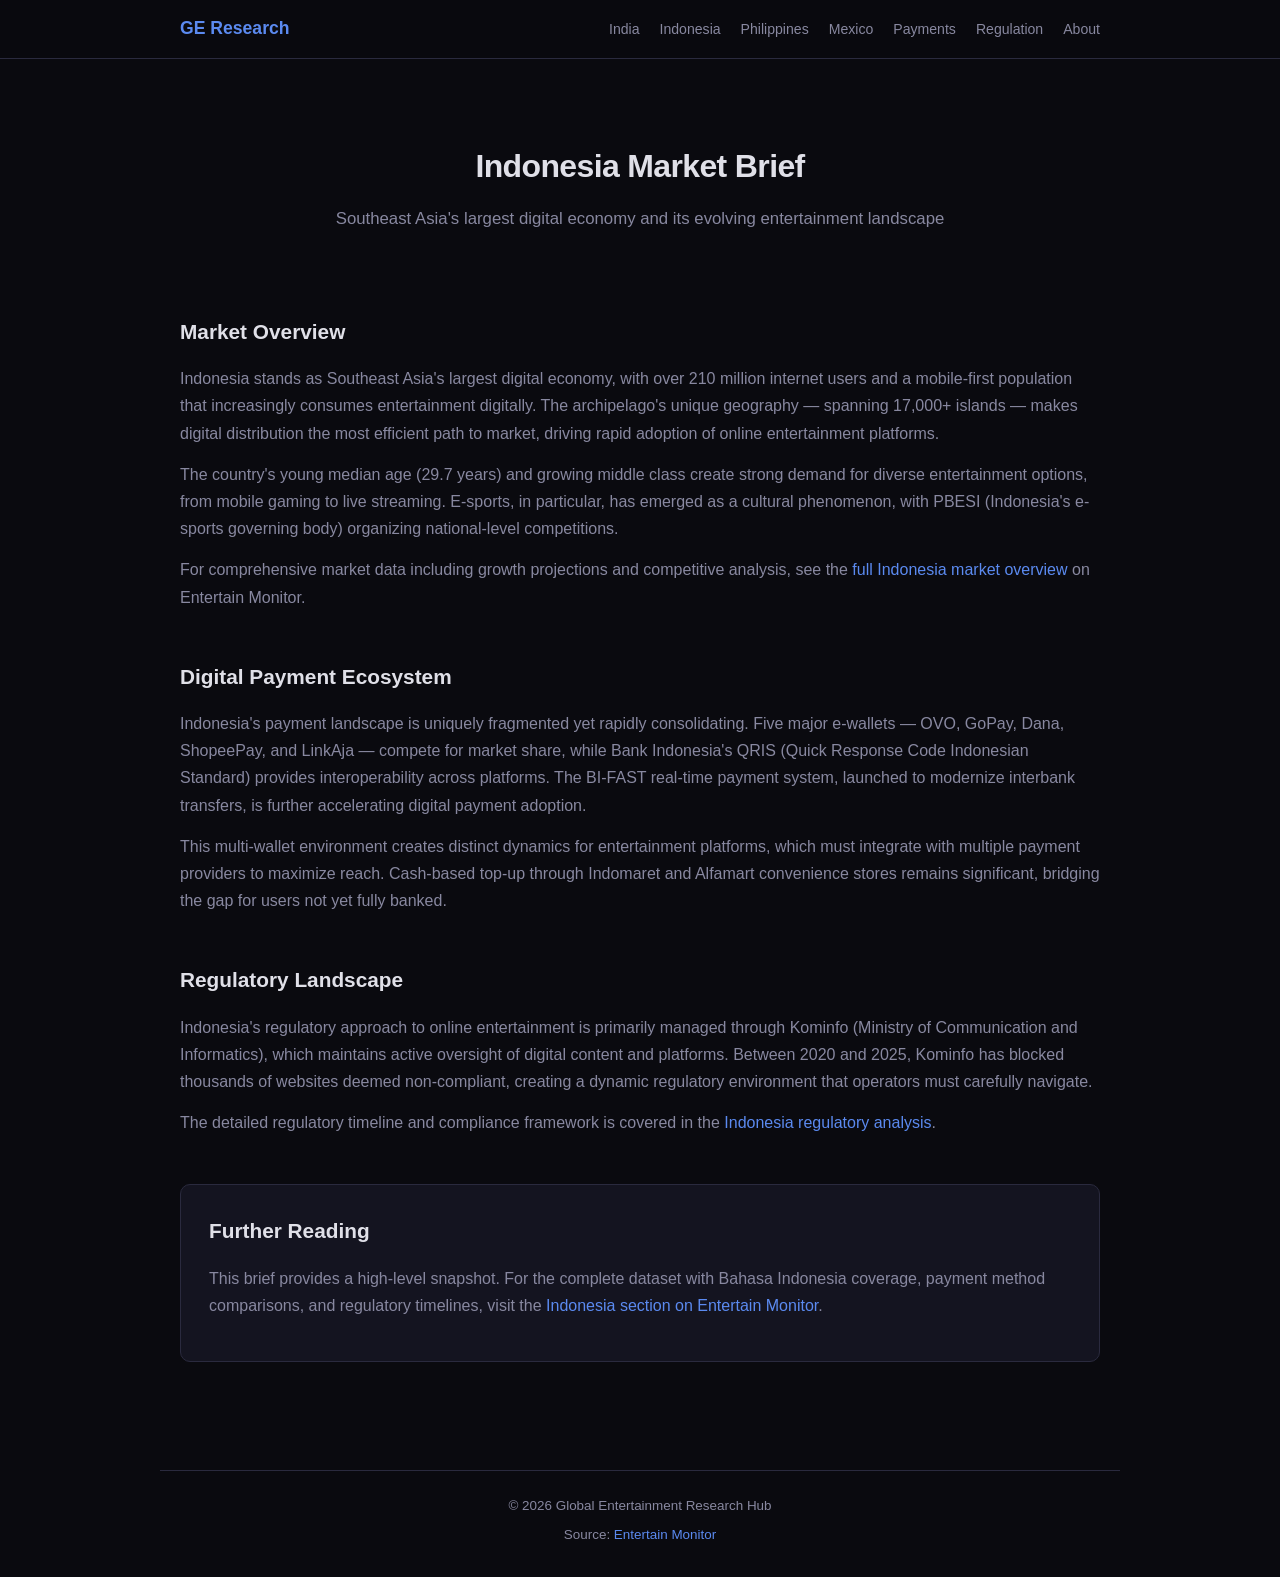
<file: indonesia-market.html>
<!DOCTYPE html>
<html lang="en">
<head>
    <meta charset="UTF-8">
    <meta name="viewport" content="width=device-width, initial-scale=1.0">
    <title>Indonesia Online Entertainment Market Brief — GE Research</title>
    <meta name="description" content="Research brief on Indonesia's online entertainment market: Southeast Asia's largest digital economy, mobile payment ecosystems, and Kominfo regulatory dynamics.">
    <link rel="stylesheet" href="style.css">
</head>
<body>
    <header>
        <nav>
            <a href="index.html" class="logo">GE Research</a>
            <ul>
                <li><a href="india-market.html">India</a></li>
                <li><a href="indonesia-market.html">Indonesia</a></li>
                <li><a href="philippines-market.html">Philippines</a></li>
                <li><a href="mexico-market.html">Mexico</a></li>
                <li><a href="digital-payments.html">Payments</a></li>
                <li><a href="regulatory-trends.html">Regulation</a></li>
                <li><a href="about.html">About</a></li>
            </ul>
        </nav>
    </header>

    <main>
        <section class="hero">
            <h1>Indonesia Market Brief</h1>
            <p class="subtitle">Southeast Asia's largest digital economy and its evolving entertainment landscape</p>
        </section>

        <section>
            <h2>Market Overview</h2>
            <p>Indonesia stands as Southeast Asia's largest digital economy, with over 210 million internet users and a mobile-first population that increasingly consumes entertainment digitally. The archipelago's unique geography — spanning 17,000+ islands — makes digital distribution the most efficient path to market, driving rapid adoption of online entertainment platforms.</p>
            <p>The country's young median age (29.7 years) and growing middle class create strong demand for diverse entertainment options, from mobile gaming to live streaming. E-sports, in particular, has emerged as a cultural phenomenon, with PBESI (Indonesia's e-sports governing body) organizing national-level competitions.</p>
            <p>For comprehensive market data including growth projections and competitive analysis, see the <a href="https://entertain-monitor.com/id/market-overview" target="_blank">full Indonesia market overview</a> on Entertain Monitor.</p>
        </section>

        <section>
            <h2>Digital Payment Ecosystem</h2>
            <p>Indonesia's payment landscape is uniquely fragmented yet rapidly consolidating. Five major e-wallets — OVO, GoPay, Dana, ShopeePay, and LinkAja — compete for market share, while Bank Indonesia's QRIS (Quick Response Code Indonesian Standard) provides interoperability across platforms. The BI-FAST real-time payment system, launched to modernize interbank transfers, is further accelerating digital payment adoption.</p>
            <p>This multi-wallet environment creates distinct dynamics for entertainment platforms, which must integrate with multiple payment providers to maximize reach. Cash-based top-up through Indomaret and Alfamart convenience stores remains significant, bridging the gap for users not yet fully banked.</p>
        </section>

        <section>
            <h2>Regulatory Landscape</h2>
            <p>Indonesia's regulatory approach to online entertainment is primarily managed through Kominfo (Ministry of Communication and Informatics), which maintains active oversight of digital content and platforms. Between 2020 and 2025, Kominfo has blocked thousands of websites deemed non-compliant, creating a dynamic regulatory environment that operators must carefully navigate.</p>
            <p>The detailed regulatory timeline and compliance framework is covered in the <a href="https://entertain-monitor.com/id/regulations" target="_blank">Indonesia regulatory analysis</a>.</p>
        </section>

        <section class="source-note">
            <h2>Further Reading</h2>
            <p>This brief provides a high-level snapshot. For the complete dataset with Bahasa Indonesia coverage, payment method comparisons, and regulatory timelines, visit the <a href="https://entertain-monitor.com/id/" target="_blank">Indonesia section on Entertain Monitor</a>.</p>
        </section>
    </main>

    <footer>
        <p>&copy; 2026 Global Entertainment Research Hub</p>
        <p>Source: <a href="https://entertain-monitor.com" target="_blank">Entertain Monitor</a></p>
    </footer>
</body>
</html>
</file>
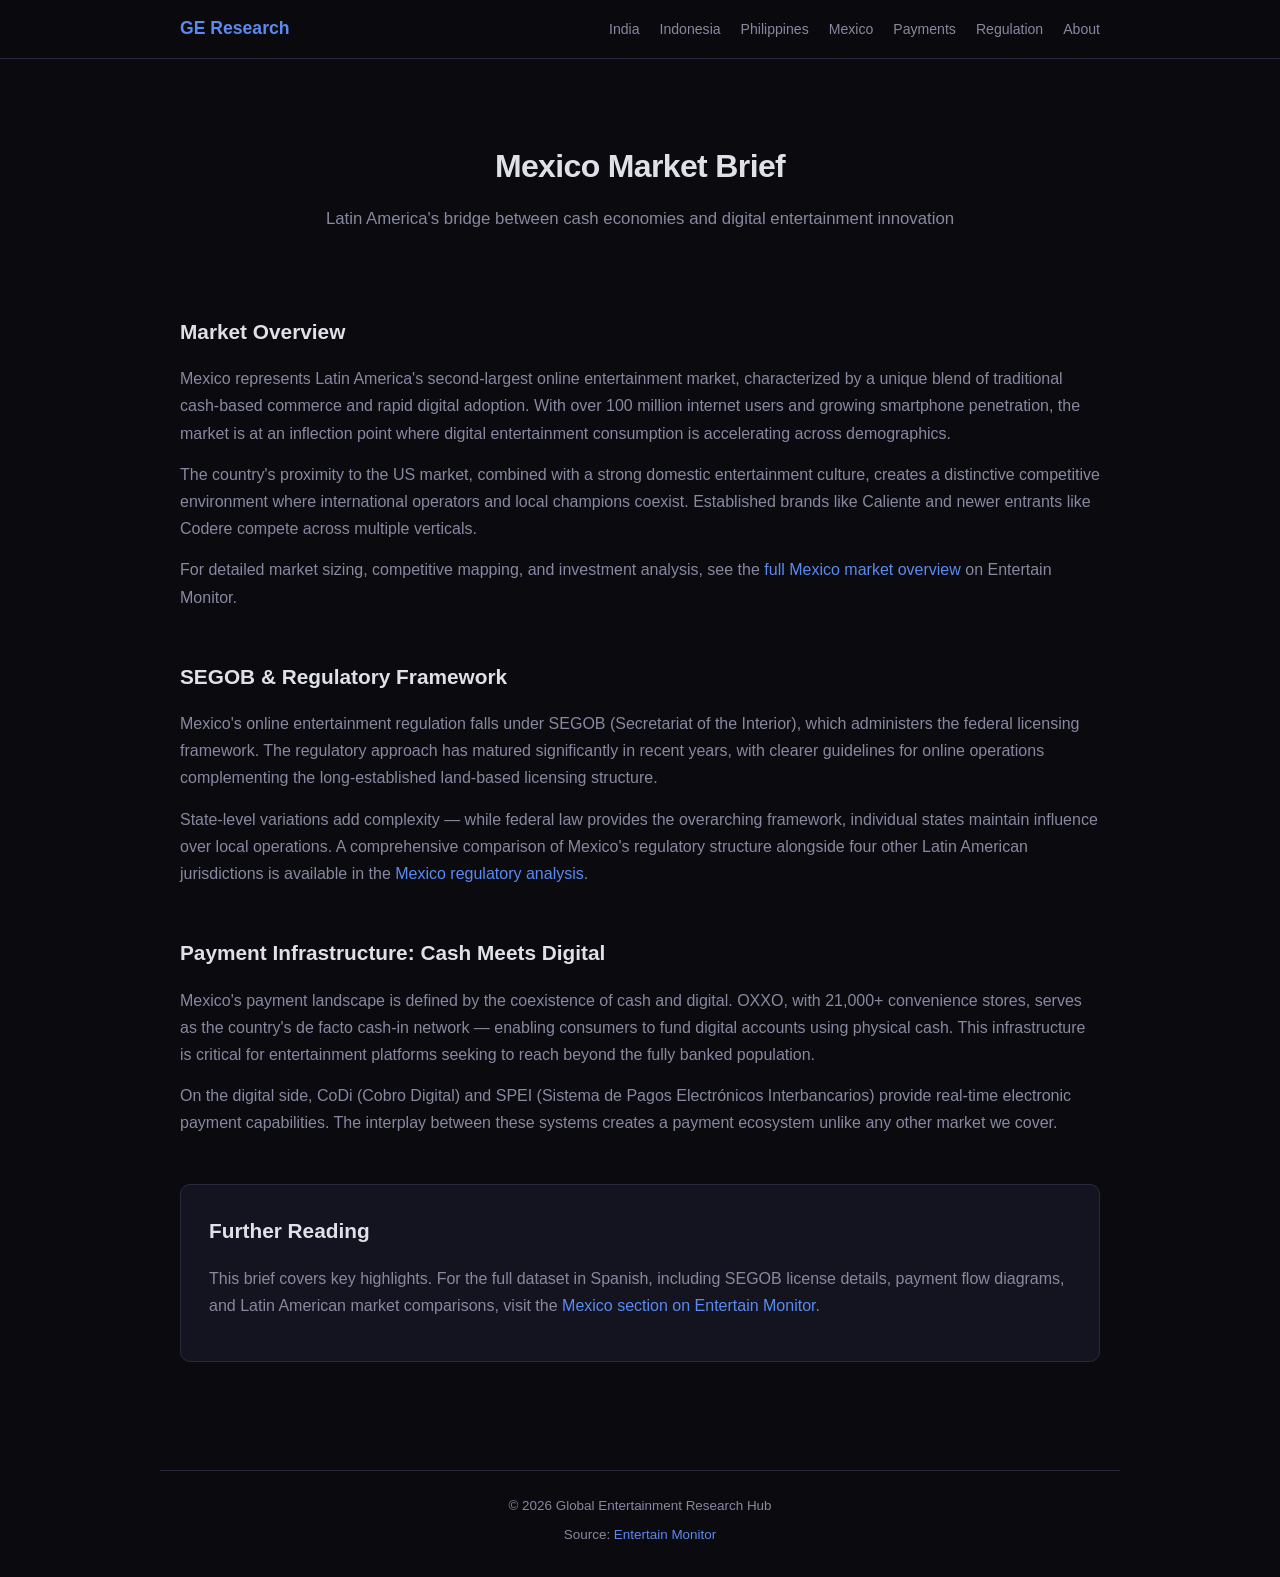
<file: mexico-market.html>
<!DOCTYPE html>
<html lang="en">
<head>
    <meta charset="UTF-8">
    <meta name="viewport" content="width=device-width, initial-scale=1.0">
    <title>Mexico Online Entertainment Market Brief — GE Research</title>
    <meta name="description" content="Research brief on Mexico's online entertainment market: SEGOB licensing, OXXO cash infrastructure, and Latin America's digital entertainment transformation.">
    <link rel="stylesheet" href="style.css">
</head>
<body>
    <header>
        <nav>
            <a href="index.html" class="logo">GE Research</a>
            <ul>
                <li><a href="india-market.html">India</a></li>
                <li><a href="indonesia-market.html">Indonesia</a></li>
                <li><a href="philippines-market.html">Philippines</a></li>
                <li><a href="mexico-market.html">Mexico</a></li>
                <li><a href="digital-payments.html">Payments</a></li>
                <li><a href="regulatory-trends.html">Regulation</a></li>
                <li><a href="about.html">About</a></li>
            </ul>
        </nav>
    </header>

    <main>
        <section class="hero">
            <h1>Mexico Market Brief</h1>
            <p class="subtitle">Latin America's bridge between cash economies and digital entertainment innovation</p>
        </section>

        <section>
            <h2>Market Overview</h2>
            <p>Mexico represents Latin America's second-largest online entertainment market, characterized by a unique blend of traditional cash-based commerce and rapid digital adoption. With over 100 million internet users and growing smartphone penetration, the market is at an inflection point where digital entertainment consumption is accelerating across demographics.</p>
            <p>The country's proximity to the US market, combined with a strong domestic entertainment culture, creates a distinctive competitive environment where international operators and local champions coexist. Established brands like Caliente and newer entrants like Codere compete across multiple verticals.</p>
            <p>For detailed market sizing, competitive mapping, and investment analysis, see the <a href="https://entertain-monitor.com/mx/market-overview" target="_blank">full Mexico market overview</a> on Entertain Monitor.</p>
        </section>

        <section>
            <h2>SEGOB & Regulatory Framework</h2>
            <p>Mexico's online entertainment regulation falls under SEGOB (Secretariat of the Interior), which administers the federal licensing framework. The regulatory approach has matured significantly in recent years, with clearer guidelines for online operations complementing the long-established land-based licensing structure.</p>
            <p>State-level variations add complexity — while federal law provides the overarching framework, individual states maintain influence over local operations. A comprehensive comparison of Mexico's regulatory structure alongside four other Latin American jurisdictions is available in the <a href="https://entertain-monitor.com/mx/regulations" target="_blank">Mexico regulatory analysis</a>.</p>
        </section>

        <section>
            <h2>Payment Infrastructure: Cash Meets Digital</h2>
            <p>Mexico's payment landscape is defined by the coexistence of cash and digital. OXXO, with 21,000+ convenience stores, serves as the country's de facto cash-in network — enabling consumers to fund digital accounts using physical cash. This infrastructure is critical for entertainment platforms seeking to reach beyond the fully banked population.</p>
            <p>On the digital side, CoDi (Cobro Digital) and SPEI (Sistema de Pagos Electrónicos Interbancarios) provide real-time electronic payment capabilities. The interplay between these systems creates a payment ecosystem unlike any other market we cover.</p>
        </section>

        <section class="source-note">
            <h2>Further Reading</h2>
            <p>This brief covers key highlights. For the full dataset in Spanish, including SEGOB license details, payment flow diagrams, and Latin American market comparisons, visit the <a href="https://entertain-monitor.com/mx/" target="_blank">Mexico section on Entertain Monitor</a>.</p>
        </section>
    </main>

    <footer>
        <p>&copy; 2026 Global Entertainment Research Hub</p>
        <p>Source: <a href="https://entertain-monitor.com" target="_blank">Entertain Monitor</a></p>
    </footer>
</body>
</html>
</file>
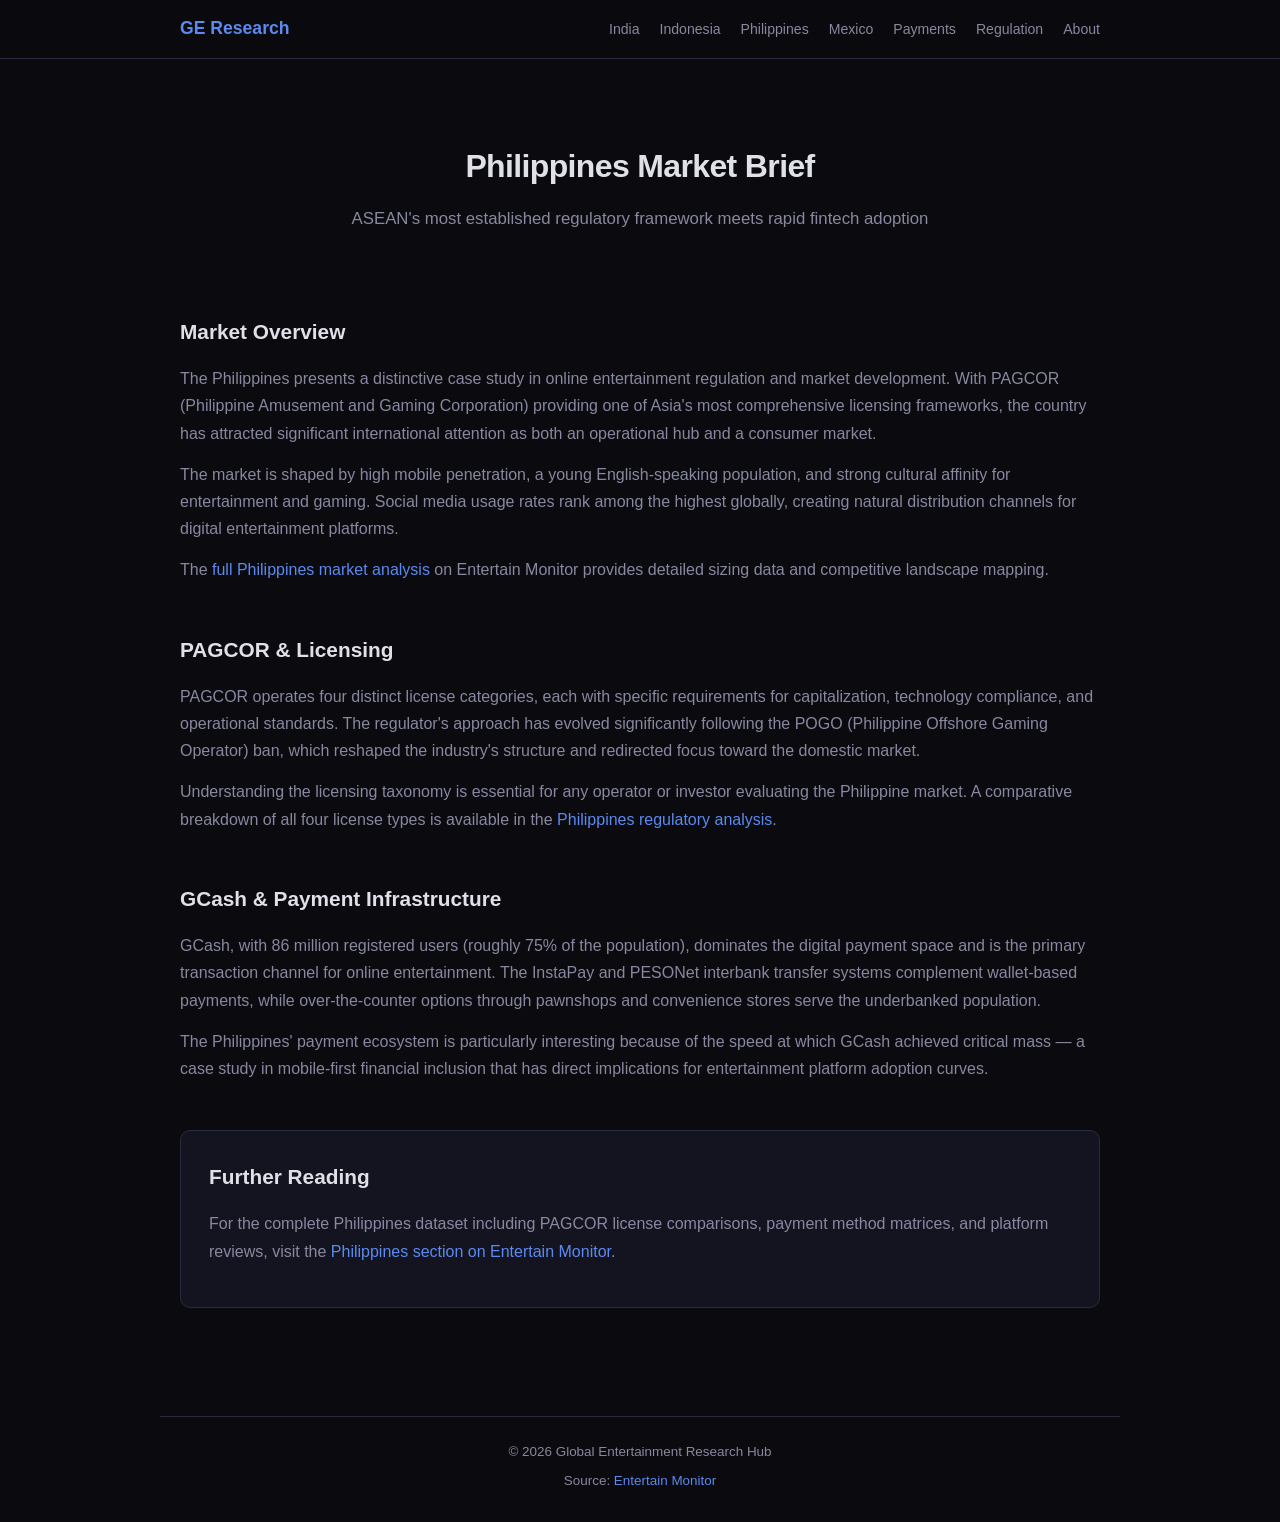
<file: philippines-market.html>
<!DOCTYPE html>
<html lang="en">
<head>
    <meta charset="UTF-8">
    <meta name="viewport" content="width=device-width, initial-scale=1.0">
    <title>Philippines Online Entertainment Market Brief — GE Research</title>
    <meta name="description" content="Research brief on the Philippines' online entertainment market: PAGCOR licensing, GCash adoption, and the ASEAN region's most regulated digital entertainment ecosystem.">
    <link rel="stylesheet" href="style.css">
</head>
<body>
    <header>
        <nav>
            <a href="index.html" class="logo">GE Research</a>
            <ul>
                <li><a href="india-market.html">India</a></li>
                <li><a href="indonesia-market.html">Indonesia</a></li>
                <li><a href="philippines-market.html">Philippines</a></li>
                <li><a href="mexico-market.html">Mexico</a></li>
                <li><a href="digital-payments.html">Payments</a></li>
                <li><a href="regulatory-trends.html">Regulation</a></li>
                <li><a href="about.html">About</a></li>
            </ul>
        </nav>
    </header>

    <main>
        <section class="hero">
            <h1>Philippines Market Brief</h1>
            <p class="subtitle">ASEAN's most established regulatory framework meets rapid fintech adoption</p>
        </section>

        <section>
            <h2>Market Overview</h2>
            <p>The Philippines presents a distinctive case study in online entertainment regulation and market development. With PAGCOR (Philippine Amusement and Gaming Corporation) providing one of Asia's most comprehensive licensing frameworks, the country has attracted significant international attention as both an operational hub and a consumer market.</p>
            <p>The market is shaped by high mobile penetration, a young English-speaking population, and strong cultural affinity for entertainment and gaming. Social media usage rates rank among the highest globally, creating natural distribution channels for digital entertainment platforms.</p>
            <p>The <a href="https://entertain-monitor.com/ph/market-overview" target="_blank">full Philippines market analysis</a> on Entertain Monitor provides detailed sizing data and competitive landscape mapping.</p>
        </section>

        <section>
            <h2>PAGCOR & Licensing</h2>
            <p>PAGCOR operates four distinct license categories, each with specific requirements for capitalization, technology compliance, and operational standards. The regulator's approach has evolved significantly following the POGO (Philippine Offshore Gaming Operator) ban, which reshaped the industry's structure and redirected focus toward the domestic market.</p>
            <p>Understanding the licensing taxonomy is essential for any operator or investor evaluating the Philippine market. A comparative breakdown of all four license types is available in the <a href="https://entertain-monitor.com/ph/regulations" target="_blank">Philippines regulatory analysis</a>.</p>
        </section>

        <section>
            <h2>GCash & Payment Infrastructure</h2>
            <p>GCash, with 86 million registered users (roughly 75% of the population), dominates the digital payment space and is the primary transaction channel for online entertainment. The InstaPay and PESONet interbank transfer systems complement wallet-based payments, while over-the-counter options through pawnshops and convenience stores serve the underbanked population.</p>
            <p>The Philippines' payment ecosystem is particularly interesting because of the speed at which GCash achieved critical mass — a case study in mobile-first financial inclusion that has direct implications for entertainment platform adoption curves.</p>
        </section>

        <section class="source-note">
            <h2>Further Reading</h2>
            <p>For the complete Philippines dataset including PAGCOR license comparisons, payment method matrices, and platform reviews, visit the <a href="https://entertain-monitor.com/ph/" target="_blank">Philippines section on Entertain Monitor</a>.</p>
        </section>
    </main>

    <footer>
        <p>&copy; 2026 Global Entertainment Research Hub</p>
        <p>Source: <a href="https://entertain-monitor.com" target="_blank">Entertain Monitor</a></p>
    </footer>
</body>
</html>
</file>
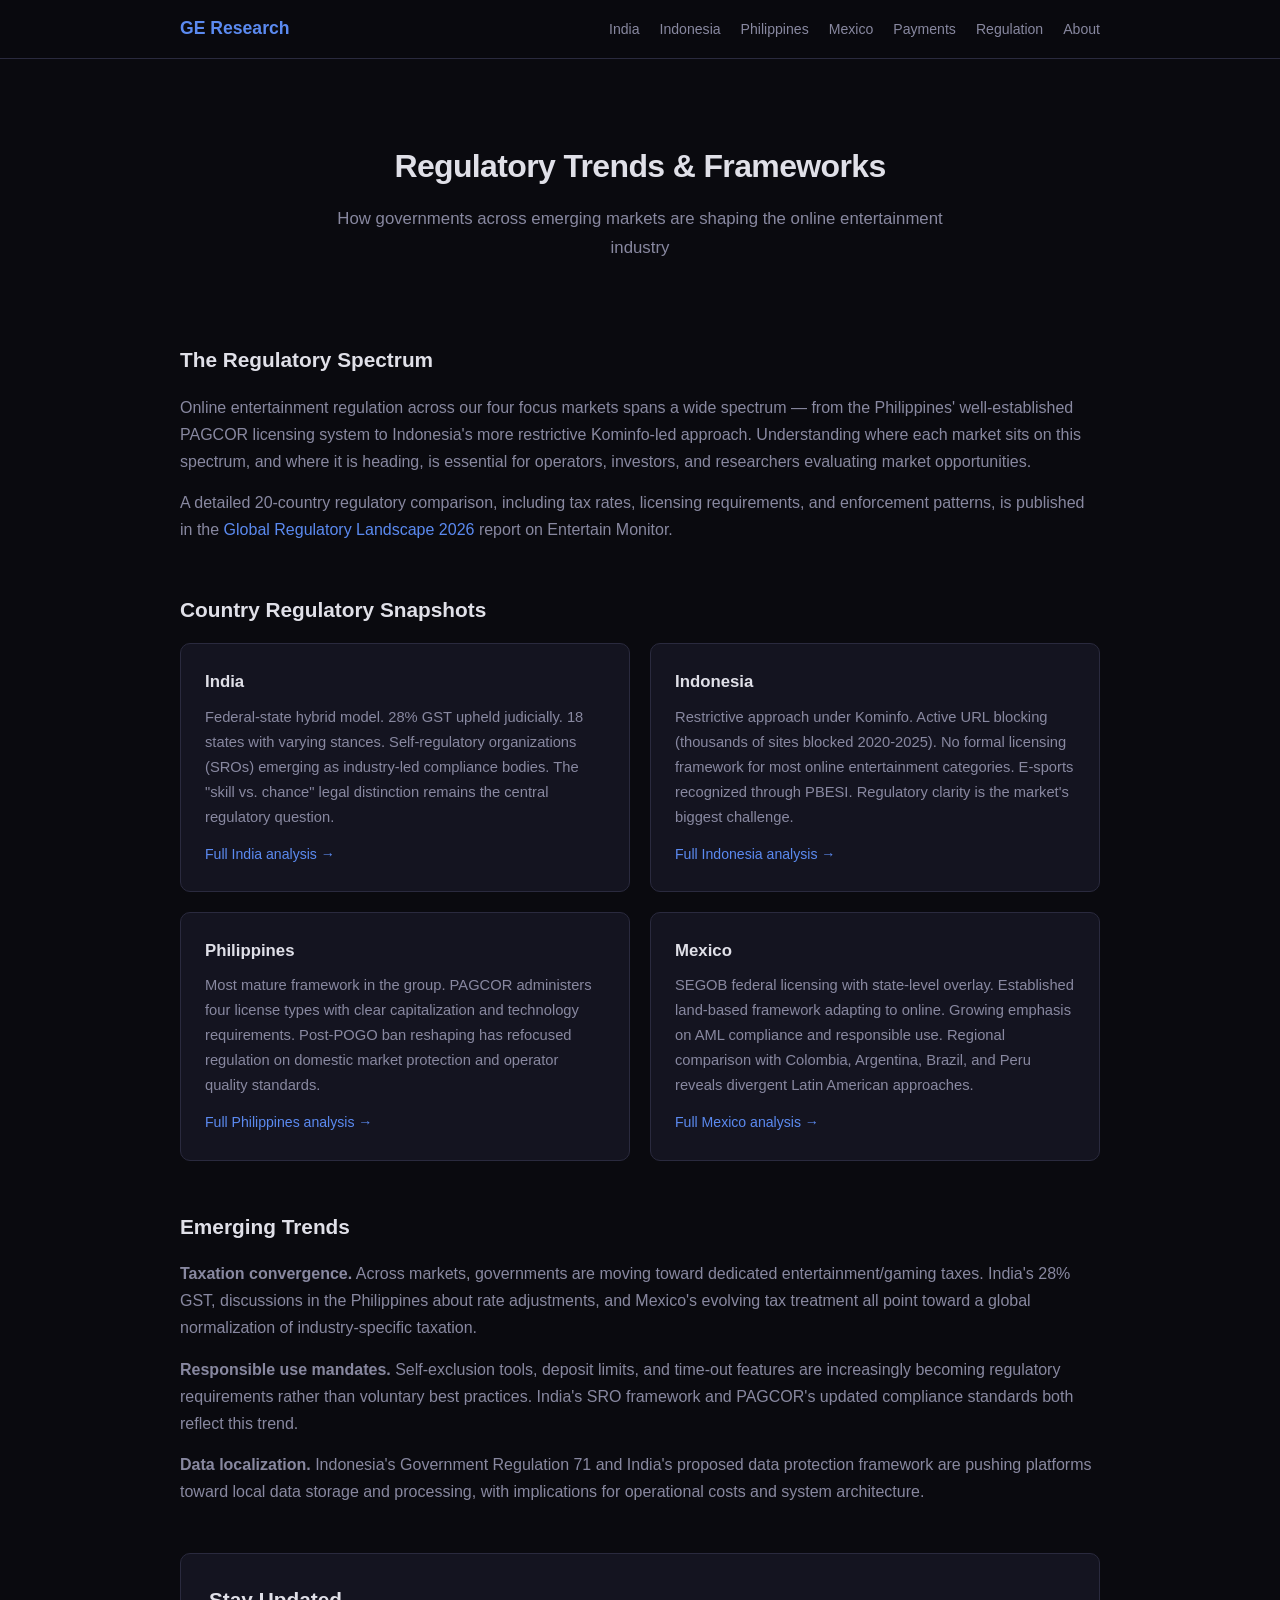
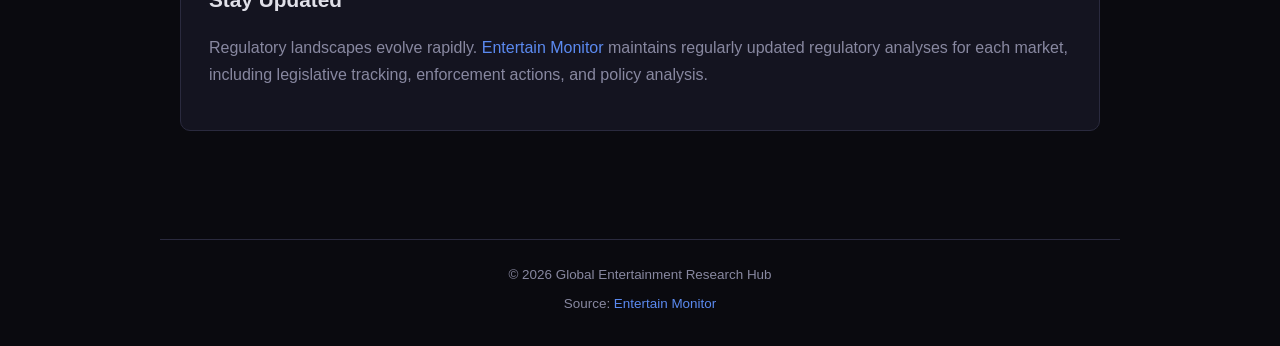
<file: regulatory-trends.html>
<!DOCTYPE html>
<html lang="en">
<head>
    <meta charset="UTF-8">
    <meta name="viewport" content="width=device-width, initial-scale=1.0">
    <title>Regulatory Trends in Online Entertainment — GE Research</title>
    <meta name="description" content="Comparative analysis of online entertainment regulations across India, Indonesia, Philippines, and Mexico. Licensing frameworks, compliance trends, and policy direction.">
    <link rel="stylesheet" href="style.css">
</head>
<body>
    <header>
        <nav>
            <a href="index.html" class="logo">GE Research</a>
            <ul>
                <li><a href="india-market.html">India</a></li>
                <li><a href="indonesia-market.html">Indonesia</a></li>
                <li><a href="philippines-market.html">Philippines</a></li>
                <li><a href="mexico-market.html">Mexico</a></li>
                <li><a href="digital-payments.html">Payments</a></li>
                <li><a href="regulatory-trends.html">Regulation</a></li>
                <li><a href="about.html">About</a></li>
            </ul>
        </nav>
    </header>

    <main>
        <section class="hero">
            <h1>Regulatory Trends & Frameworks</h1>
            <p class="subtitle">How governments across emerging markets are shaping the online entertainment industry</p>
        </section>

        <section>
            <h2>The Regulatory Spectrum</h2>
            <p>Online entertainment regulation across our four focus markets spans a wide spectrum — from the Philippines' well-established PAGCOR licensing system to Indonesia's more restrictive Kominfo-led approach. Understanding where each market sits on this spectrum, and where it is heading, is essential for operators, investors, and researchers evaluating market opportunities.</p>
            <p>A detailed 20-country regulatory comparison, including tax rates, licensing requirements, and enforcement patterns, is published in the <a href="https://entertain-monitor.com/blog/regulatory-landscape-2026" target="_blank">Global Regulatory Landscape 2026</a> report on Entertain Monitor.</p>
        </section>

        <section>
            <h2>Country Regulatory Snapshots</h2>
            <div class="market-grid">
                <div class="market-card">
                    <h3>India</h3>
                    <p>Federal-state hybrid model. 28% GST upheld judicially. 18 states with varying stances. Self-regulatory organizations (SROs) emerging as industry-led compliance bodies. The "skill vs. chance" legal distinction remains the central regulatory question.</p>
                    <a href="https://entertain-monitor.com/in/regulations" target="_blank">Full India analysis &rarr;</a>
                </div>
                <div class="market-card">
                    <h3>Indonesia</h3>
                    <p>Restrictive approach under Kominfo. Active URL blocking (thousands of sites blocked 2020-2025). No formal licensing framework for most online entertainment categories. E-sports recognized through PBESI. Regulatory clarity is the market's biggest challenge.</p>
                    <a href="https://entertain-monitor.com/id/regulations" target="_blank">Full Indonesia analysis &rarr;</a>
                </div>
                <div class="market-card">
                    <h3>Philippines</h3>
                    <p>Most mature framework in the group. PAGCOR administers four license types with clear capitalization and technology requirements. Post-POGO ban reshaping has refocused regulation on domestic market protection and operator quality standards.</p>
                    <a href="https://entertain-monitor.com/ph/regulations" target="_blank">Full Philippines analysis &rarr;</a>
                </div>
                <div class="market-card">
                    <h3>Mexico</h3>
                    <p>SEGOB federal licensing with state-level overlay. Established land-based framework adapting to online. Growing emphasis on AML compliance and responsible use. Regional comparison with Colombia, Argentina, Brazil, and Peru reveals divergent Latin American approaches.</p>
                    <a href="https://entertain-monitor.com/mx/regulations" target="_blank">Full Mexico analysis &rarr;</a>
                </div>
            </div>
        </section>

        <section>
            <h2>Emerging Trends</h2>
            <p><strong>Taxation convergence.</strong> Across markets, governments are moving toward dedicated entertainment/gaming taxes. India's 28% GST, discussions in the Philippines about rate adjustments, and Mexico's evolving tax treatment all point toward a global normalization of industry-specific taxation.</p>
            <p><strong>Responsible use mandates.</strong> Self-exclusion tools, deposit limits, and time-out features are increasingly becoming regulatory requirements rather than voluntary best practices. India's SRO framework and PAGCOR's updated compliance standards both reflect this trend.</p>
            <p><strong>Data localization.</strong> Indonesia's Government Regulation 71 and India's proposed data protection framework are pushing platforms toward local data storage and processing, with implications for operational costs and system architecture.</p>
        </section>

        <section class="source-note">
            <h2>Stay Updated</h2>
            <p>Regulatory landscapes evolve rapidly. <a href="https://entertain-monitor.com" target="_blank">Entertain Monitor</a> maintains regularly updated regulatory analyses for each market, including legislative tracking, enforcement actions, and policy analysis.</p>
        </section>
    </main>

    <footer>
        <p>&copy; 2026 Global Entertainment Research Hub</p>
        <p>Source: <a href="https://entertain-monitor.com" target="_blank">Entertain Monitor</a></p>
    </footer>
</body>
</html>
</file>
<file: style.css>
/* Global Entertainment Research Hub — Clean, professional style */
*,*::before,*::after{box-sizing:border-box;margin:0;padding:0}

:root{
  --bg:#0a0a0f;
  --surface:#141420;
  --surface-hover:#1a1a2e;
  --border:#2a2a3e;
  --text:#e0e0e8;
  --text-muted:#8888a0;
  --accent:#5b8af0;
  --accent-hover:#7ba4ff;
  --max-w:960px;
}

body{
  font-family:-apple-system,BlinkMacSystemFont,"Segoe UI",Roboto,Helvetica,Arial,sans-serif;
  background:var(--bg);
  color:var(--text);
  line-height:1.7;
  -webkit-font-smoothing:antialiased;
}

/* Nav */
header{
  border-bottom:1px solid var(--border);
  position:sticky;top:0;
  background:rgba(10,10,15,.85);
  backdrop-filter:blur(16px);
  z-index:10;
}
nav{
  max-width:var(--max-w);margin:0 auto;
  display:flex;align-items:center;justify-content:space-between;
  padding:14px 20px;
}
.logo{
  font-weight:700;font-size:1.1rem;
  color:var(--accent);text-decoration:none;
}
nav ul{display:flex;list-style:none;gap:20px;flex-wrap:wrap}
nav a{color:var(--text-muted);text-decoration:none;font-size:.88rem;transition:color .2s}
nav a:hover{color:var(--accent)}

/* Main */
main{max-width:var(--max-w);margin:0 auto;padding:40px 20px 60px}
section{margin-bottom:48px}

/* Hero */
.hero{text-align:center;padding:40px 0 32px}
.hero h1{font-size:2rem;font-weight:700;letter-spacing:-.02em;margin-bottom:12px}
.subtitle{color:var(--text-muted);font-size:1.05rem;max-width:640px;margin:0 auto}

/* Sections */
h2{font-size:1.3rem;font-weight:600;margin-bottom:16px;color:var(--text)}
p{margin-bottom:14px;color:var(--text-muted)}
a{color:var(--accent);text-decoration:none}
a:hover{color:var(--accent-hover);text-decoration:underline}

/* Market grid */
.market-grid,.focus-grid{display:grid;grid-template-columns:1fr 1fr;gap:20px}
.market-card,.focus-item{
  background:var(--surface);border:1px solid var(--border);
  border-radius:10px;padding:24px;
  transition:border-color .2s,background .2s;
}
.market-card:hover,.focus-item:hover{
  border-color:var(--accent);background:var(--surface-hover);
}
.market-card h3,.focus-item h3{font-size:1.05rem;color:var(--text);margin-bottom:8px}
.market-card p,.focus-item p{font-size:.92rem;margin-bottom:10px}
.market-card>a{font-size:.88rem;font-weight:500}

/* Source note */
.source-note{
  background:var(--surface);border:1px solid var(--border);
  border-radius:10px;padding:28px;
}

/* Footer */
footer{
  border-top:1px solid var(--border);
  max-width:var(--max-w);margin:0 auto;
  padding:24px 20px;text-align:center;
}
footer p{font-size:.84rem;margin-bottom:6px}

/* Responsive */
@media(max-width:640px){
  .market-grid,.focus-grid{grid-template-columns:1fr}
  .hero h1{font-size:1.5rem}
  nav ul{gap:12px}
}
</file>
